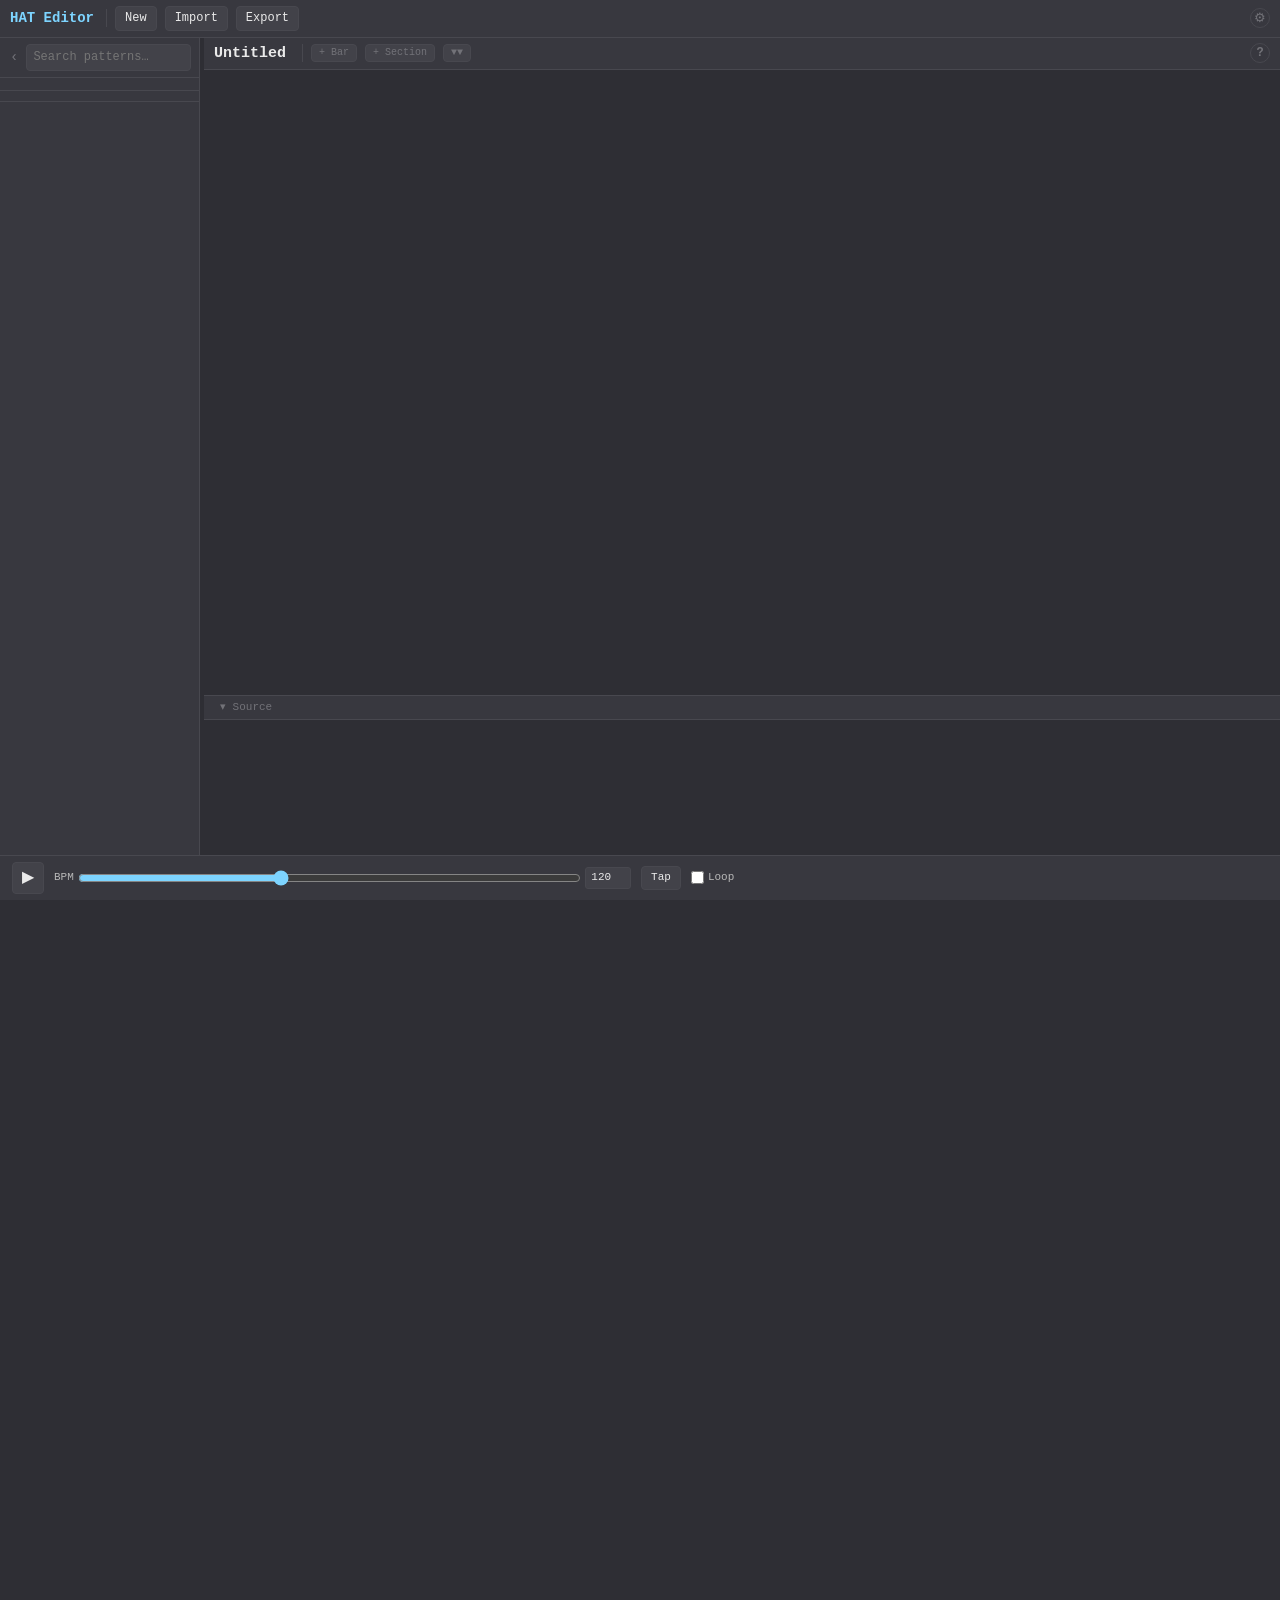
<file: index.html>
<!-- SPDX-License-Identifier: AGPL-3.0-or-later -->
<!DOCTYPE html>
<html lang="en">
<head>
<meta charset="UTF-8">
<meta http-equiv="refresh" content="0; url=src/editor.html">
<title>HAT Editor</title>
</head>
<body>
<a href="src/editor.html">Open HAT Editor</a>
</body>
</html>
</file>
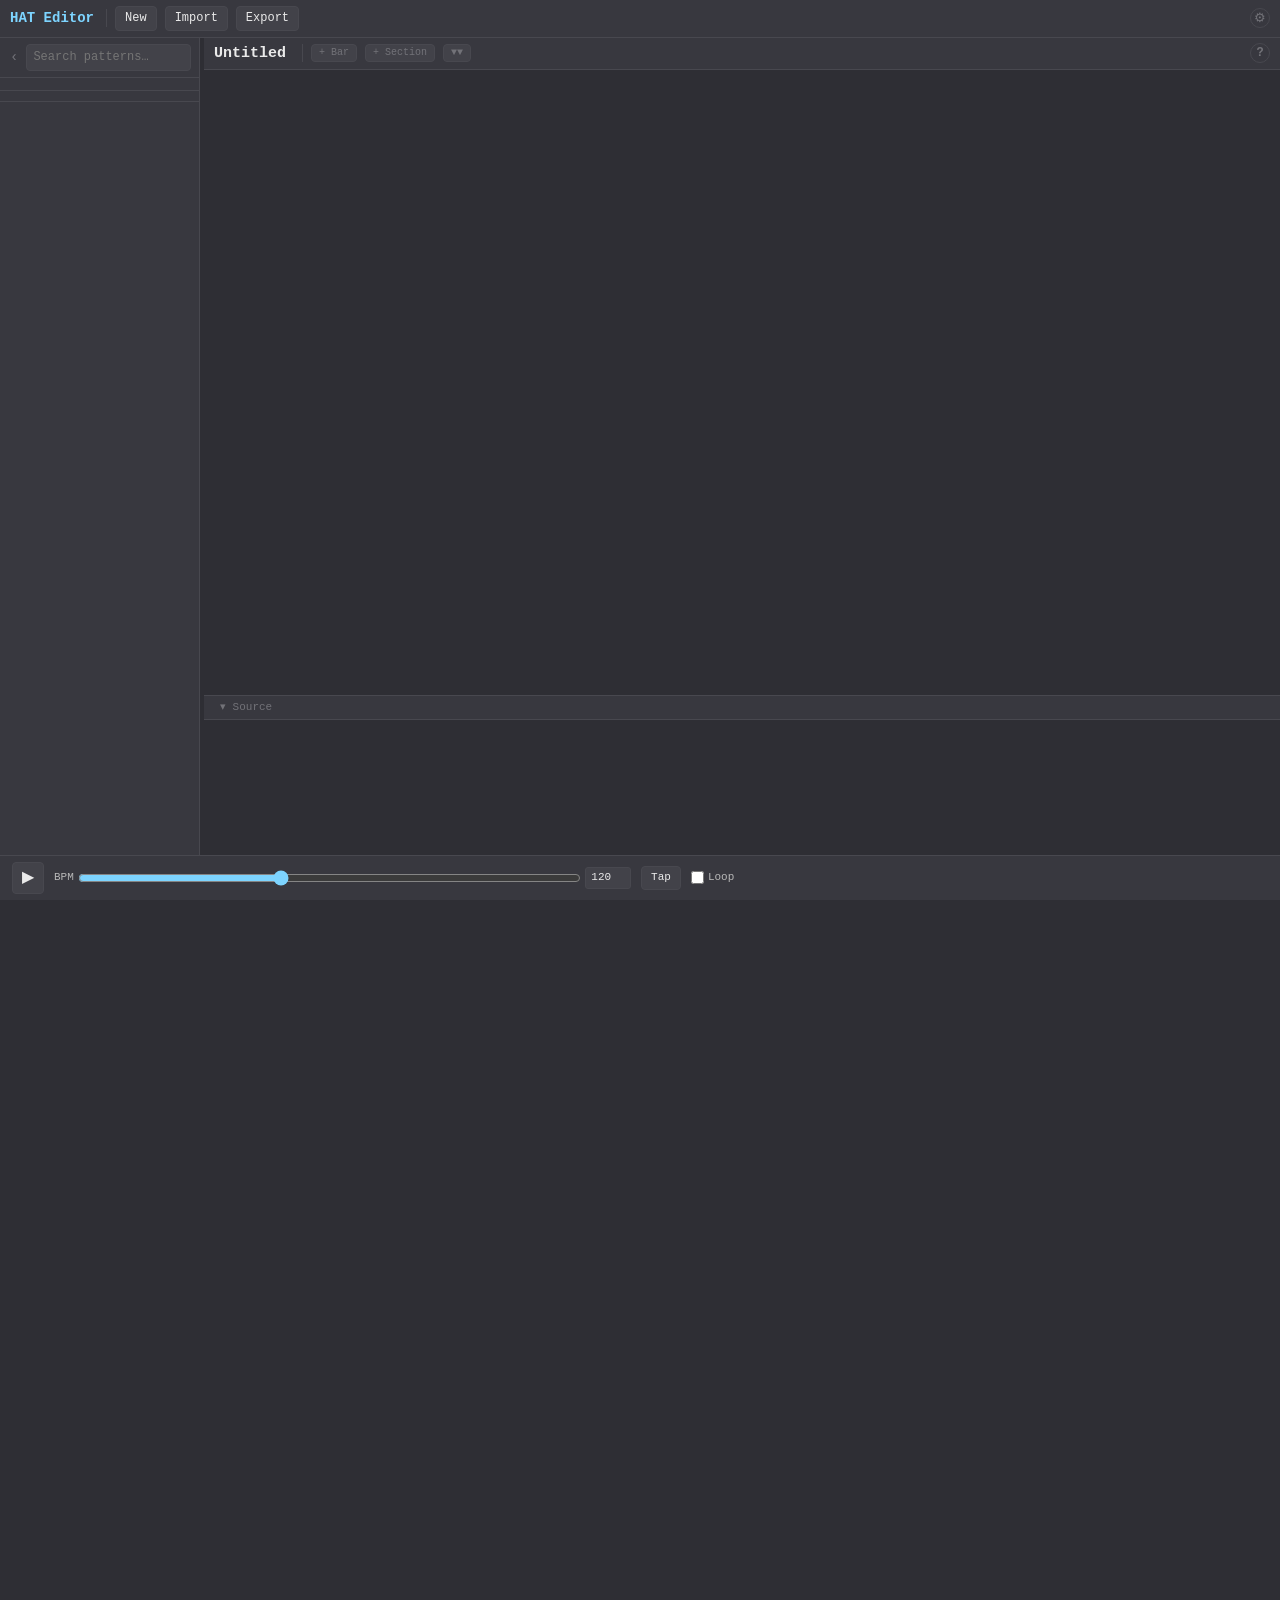
<file: src/index.html>
<!-- SPDX-License-Identifier: AGPL-3.0-or-later -->
<!DOCTYPE html>
<html lang="en">
<head>
<meta charset="UTF-8">
<meta http-equiv="refresh" content="0; url=editor.html">
<title>HAT Editor</title>
</head>
<body>
<a href="editor.html">Open HAT Editor</a>
</body>
</html>
</file>
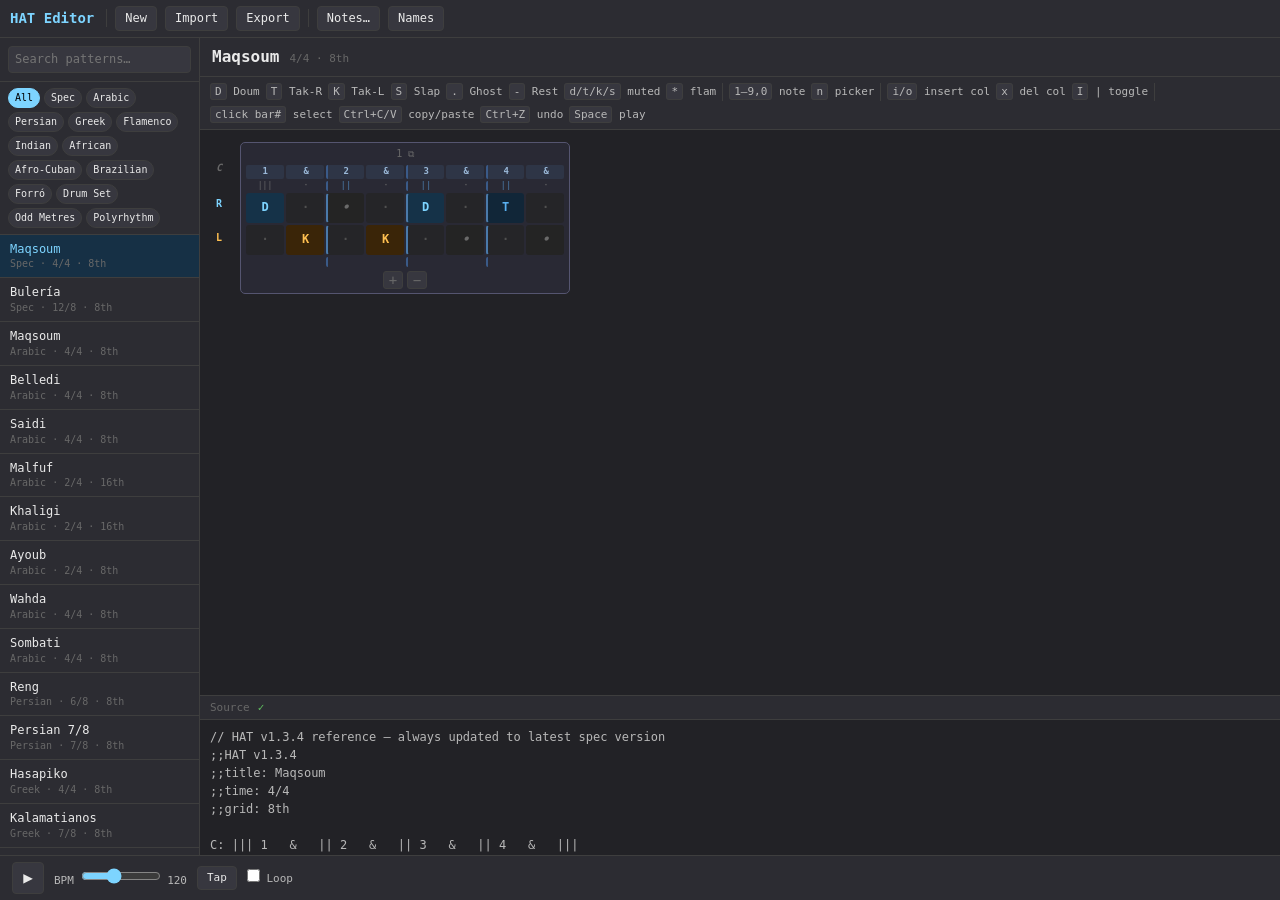
<file: hat-editor.html>
<!-- SPDX-License-Identifier: AGPL-3.0-or-later -->
<!DOCTYPE html>
<html lang="en">
<head>
<meta charset="UTF-8">
<title>HAT Editor</title>
<style>
:root {
  --bg: #222226; --bg2: #2c2c32; --bg3: #37373f; --bg4: #44444e;
  --fg: #eaeaea; --fg2: #b8b8b8; --fg3: #686868;
  --R: #7dd4ff; --Rdim: #3870a8; --Rbg: #163045;
  --L: #ffc050; --Ldim: #8a6020; --Lbg: #3a2808;
  --accent: #7dd4ff; --border: #3e3e3e;
  --hit-D: #7dd4ff; --hit-T: #5ab0f0; --hit-K: #ffc050;
  --hit-S: #d878f8; --hit-rest: #252528; --hit-note: #78e068;
  --cell-w: 38px; --cell-h: 30px; --sub-gap: 4px;
}
* { box-sizing: border-box; margin: 0; padding: 0; }
body { background: var(--bg); color: var(--fg); font: 13px/1.4 'Menlo','Monaco','Consolas',monospace; height: 100vh; display: flex; flex-direction: column; overflow: hidden; }

/* ── Toolbar ── */
#toolbar { display: flex; align-items: center; gap: 8px; padding: 6px 10px; background: var(--bg2); border-bottom: 1px solid var(--border); flex-shrink: 0; }
#toolbar h1 { font-size: 14px; font-weight: 700; color: var(--accent); margin-right: 4px; }
.tb-sep { width: 1px; height: 18px; background: var(--border); }
button { background: var(--bg3); color: var(--fg); border: 1px solid var(--border); border-radius: 4px; padding: 3px 9px; cursor: pointer; font: inherit; font-size: 12px; }
button:hover { background: var(--bg4); }
button.active { background: var(--accent); color: #000; border-color: var(--accent); }
#status { margin-left: auto; color: var(--fg3); font-size: 11px; }

/* ── Main layout ── */
#main { display: flex; flex: 1; overflow: hidden; }

/* ── Sidebar ── */
#sidebar { width: 200px; flex-shrink: 0; background: var(--bg2); border-right: 1px solid var(--border); display: flex; flex-direction: column; overflow: hidden; }
#sidebar-head { padding: 8px; border-bottom: 1px solid var(--border); flex-shrink: 0; }
#search { width: 100%; background: var(--bg3); border: 1px solid var(--border); color: var(--fg); padding: 4px 6px; border-radius: 4px; font: inherit; font-size: 12px; }
#cats { display: flex; flex-wrap: wrap; gap: 4px; padding: 6px 8px; border-bottom: 1px solid var(--border); flex-shrink: 0; }
.cat-pill { font-size: 10px; padding: 2px 6px; border-radius: 10px; background: var(--bg3); border: 1px solid var(--border); cursor: pointer; }
.cat-pill.active { background: var(--accent); color: #000; border-color: var(--accent); }
#pattern-list { flex: 1; overflow-y: auto; }
.pat-item { padding: 6px 10px; cursor: pointer; border-bottom: 1px solid var(--border); font-size: 12px; }
.pat-item:hover { background: var(--bg3); }
.pat-item.active { background: var(--Rbg); color: var(--R); }
.pat-item .pat-meta { color: var(--fg3); font-size: 10px; }

/* ── Editor area ── */
#editor { flex: 1; display: flex; flex-direction: column; overflow: hidden; }
#card-head { padding: 8px 12px; background: var(--bg2); border-bottom: 1px solid var(--border); flex-shrink: 0; display: flex; align-items: baseline; gap: 10px; }
#card-title { font-size: 16px; font-weight: 700; }
#card-meta { color: var(--fg3); font-size: 11px; }
#edit-toolbar { display: flex; gap: 6px; padding: 6px 10px; background: var(--bg2); border-bottom: 1px solid var(--border); flex-shrink: 0; flex-wrap: wrap; align-items: center; }
.key-hint { font-size: 11px; color: var(--fg2); }
.key-hint kbd { background: var(--bg3); border: 1px solid var(--border); border-radius: 3px; padding: 1px 4px; font: inherit; }

/* ── Grid scroll ── */
#grid-scroll { flex: 1; overflow: auto; padding: 12px; }
#grid-wrap { display: flex; flex-direction: column; gap: 16px; }

/* ── HAT grid ── */
.hat-section { }
.section-label { font-size: 11px; color: var(--fg3); margin-bottom: 6px; text-transform: uppercase; letter-spacing: 0.05em; }
/* Bars sit in a flex row; large gap between bar boxes (bars are the primary structure) */
.hat-grid { display: flex; gap: 14px; align-items: flex-start; }
/* bar = a visible box — the primary structural unit */
.bar-block { display: flex; flex-direction: column; gap: 2px; background: #292934; border: 1px solid #555570; border-radius: 5px; padding: 4px 5px; }
.bar-num { font-size: 10px; color: var(--fg3); text-align: center; padding-bottom: 2px; }

/* bar-rows: flat flex-column containing all rows for one bar */
.bar-rows { display: flex; flex-direction: column; gap: 2px; }

/* Hand rows — flat flex rows, no gap (margin handles spacing) */
.row-R, .row-L { display: flex; }
.row-label { width: 14px; font-size: 10px; font-weight: 700; display: flex; align-items: center; justify-content: center; flex-shrink: 0; }
.row-label.R { color: var(--R); }
.row-label.L { color: var(--L); }

/* Cells */
.hat-cell {
  width: var(--cell-w); height: var(--cell-h);
  display: flex; align-items: center; justify-content: center;
  border-radius: 3px; font-size: 12px; font-weight: 700;
  cursor: pointer; user-select: none; transition: background 0.08s;
  border: 1px solid transparent;
}
.hat-cell:hover { border-color: var(--accent) !important; }
.hat-cell.hovered { border-color: var(--accent) !important; outline: 1px solid var(--accent); }
.hat-cell.playing { outline: 2px solid #fffc; outline-offset: 1px; }

/* Reserve separator space on ALL non-first cells in a bar — prevents dimension shift on toggle.
   2px margin + 2px border = 4px total reserved; toggling only changes border color/style. */
.bar-rows .count-row > *:not(:first-child),
.bar-rows .subdiv-row > *:not(:first-child),
.bar-rows .row-R > *:not(:first-child),
.bar-rows .row-L > *:not(:first-child),
.bar-rows .colsel-row > *:not(:first-child) {
  margin-left: 2px; border-left: 2px solid transparent;
}
/* Beat boundary (||) — solid, slightly thicker than sub-group line */
.bar-rows .hat-cell.beat-start     { border-left: 2px solid #4a7aaa !important; }
.bar-rows .subdiv-btn.beat-start   { border-left: 2px solid #3a5a88; }
.bar-rows .count-cell.beat-start   { border-left: 2px solid #3a5a88; }
.bar-rows .colsel-cell.beat-start  { border-left: 2px solid #3a5a88; }
/* Sub-group boundary (|) — dashed, same width (stable layout) */
.bar-rows .hat-cell.sub-start      { border-left: 2px dashed #454560 !important; }
.bar-rows .subdiv-btn.sub-start    { border-left: 2px dashed #3c3c58; }
.bar-rows .count-cell.sub-start    { border-left: 2px dashed #3c3c58; }
.bar-rows .colsel-cell.sub-start   { border-left: 2px dashed #3c3c58; }

/* Cell type colors — vivid */
.k-rest  { background: #252528; color: #505050; }
.k-D     { background: #153248; color: #7dd4ff; }
.k-T     { background: #112638; color: #5ab0f0; }
.k-K     { background: #3a2508; color: #ffc050; }
.k-S     { background: #2e1040; color: #d878f8; }
.k-ghost { background: #242424; color: #6a6a6a; font-style: italic; }
.k-note  { background: #122612; color: #78e068; }
/* Muted — same hue, halved brightness */
.k-d { background: #153248; color: #3d7aa0; }
.k-t { background: #112638; color: #2d6890; }
.k-k { background: #3a2508; color: #887030; }
.k-s { background: #2e1040; color: #703890; }
/* Hand tinting overrides (L-hand Doum = amber tone) */
.hand-L.k-D { background: #3a2508; color: #ffc050; }

/* ── Source panel ── */
#source-wrap { border-top: 1px solid var(--border); flex-shrink: 0; display: flex; flex-direction: column; height: 160px; }
#source-head { padding: 4px 10px; background: var(--bg2); border-bottom: 1px solid var(--border); font-size: 11px; color: var(--fg3); display: flex; gap: 8px; align-items: center; }
#source { flex: 1; background: var(--bg); color: var(--fg2); border: none; outline: none; resize: none; padding: 8px 10px; font: 12px/1.5 'Menlo','Monaco','Consolas',monospace; }

/* ── Transport ── */
#transport { display: flex; align-items: center; gap: 10px; padding: 6px 12px; background: var(--bg2); border-top: 1px solid var(--border); flex-shrink: 0; }
#play-btn { font-size: 16px; width: 32px; height: 32px; padding: 0; }
label { font-size: 11px; color: var(--fg2); }
input[type=range] { width: 80px; accent-color: var(--accent); }
#bpm-val { min-width: 30px; }
#tap-btn { font-size: 11px; }

/* ── Modal / overlay ── */
#overlay { display: none; position: fixed; inset: 0; background: #0008; z-index: 100; align-items: center; justify-content: center; }
#overlay.show { display: flex; }
.modal { background: var(--bg2); border: 1px solid var(--border); border-radius: 8px; padding: 20px; min-width: 300px; }
.modal h2 { margin-bottom: 12px; font-size: 14px; }
.modal textarea { width: 100%; height: 120px; background: var(--bg3); color: var(--fg); border: 1px solid var(--border); padding: 8px; font: inherit; border-radius: 4px; }
.modal-btns { display: flex; gap: 8px; margin-top: 10px; justify-content: flex-end; }

/* Bar & column selection */
.bar-block.bar-selected { border-color: var(--accent) !important; background: #1a2a40; }
.bar-num.bar-selected { color: var(--accent); }
.hat-cell.col-selected { outline: 1px solid #f0a04088; }

/* Count row (C: line display) */
.count-row { display: flex; }
.count-cell {
  width: var(--cell-w); height: 14px; display: flex;
  align-items: center; justify-content: center; font-size: 9px;
  color: var(--fg3); user-select: none; letter-spacing: -0.5px; border-radius: 2px;
}
.count-cell.has-tok { color: #9ab8d8; font-weight: 700; background: rgba(66,104,152,0.18); }
/* C: label in row-label column */
.row-label.C { color: var(--fg3); height: 14px; font-style: italic; }

/* Subdivision toggle dots/pipes — one per cell within a beat-group */
.subdiv-row { display: flex; }
.subdiv-btn {
  width: var(--cell-w); height: 10px; cursor: pointer; display: flex;
  align-items: center; justify-content: center; font-size: 9px;
  color: var(--fg3); user-select: none; border-radius: 2px;
}
.subdiv-btn::after { content: '·'; }
.subdiv-btn.on::after { content: '|'; color: var(--fg2); }
.subdiv-btn.beat-start::after { content: '||'; color: #4a7aaa; }
/* bar-start = first cell in a bar */
.subdiv-btn.bar-start::after { content: '|||'; color: var(--fg3); font-size: 8px; cursor: default; }
.subdiv-btn:not(.bar-start):hover { background: var(--bg4); color: var(--accent); }

/* Column selector strip */
.colsel-row { display: flex; }
.colsel-cell {
  width: var(--cell-w); height: 10px; cursor: pointer; border-radius: 2px;
  background: transparent;
}
.colsel-cell:hover { background: var(--bg4); }
.colsel-cell.col-selected { background: #f0a04044; }

/* Bar +/- controls */
.bar-ctrls { display: flex; justify-content: center; gap: 4px; padding-top: 2px; }
.bar-ctrl-btn {
  font-size: 14px; line-height: 1; width: 20px; height: 18px; padding: 0;
  display: flex; align-items: center; justify-content: center;
  border-radius: 3px; color: var(--fg3);
}
.bar-ctrl-btn:hover { color: var(--accent); border-color: var(--accent); }

/* Note picker popup */
.note-popup {
  position: fixed; z-index: 3000; background: var(--bg2);
  border: 1px solid var(--border); border-radius: 7px;
  padding: 10px; min-width: 200px; box-shadow: 0 8px 32px #0009;
  display: flex; flex-direction: column; gap: 6px;
}
.note-popup-lbl { font-size: 10px; color: var(--fg3); }
.note-popup-grid { display: flex; flex-wrap: wrap; gap: 4px; }
.note-popup-btn {
  font-size: 11px; padding: 3px 8px; border-radius: 4px;
  background: var(--bg3); border: 1px solid var(--border);
  color: var(--hit-note); cursor: pointer; display: flex; align-items: center; gap: 3px;
}
.note-popup-btn:hover { border-color: var(--hit-note); }
.npop-key { font-size: 9px; color: var(--fg3); background: var(--bg4); border-radius: 2px; padding: 0 3px; }
.note-popup-inp {
  width: 100%; padding: 4px 6px; font-size: 12px;
  background: var(--bg3); border: 1px solid var(--border); border-radius: 4px;
  color: var(--fg); outline: none; font: inherit;
}
.note-popup-inp:focus { border-color: var(--accent); }

/* Notes modal */
#notes-overlay { display: none; position: fixed; inset: 0; background: #0008; z-index: 100; align-items: center; justify-content: center; }
#notes-overlay.show { display: flex; }
.notes-row { display: flex; gap: 8px; align-items: center; margin-bottom: 8px; font-size: 12px; }
.notes-row label { color: var(--fg2); width: 110px; flex-shrink: 0; }
.notes-row input { flex: 1; background: var(--bg3); border: 1px solid var(--border); color: var(--fg); padding: 4px 6px; border-radius: 4px; font: inherit; }
.notes-hint { font-size: 10px; color: var(--fg3); margin-bottom: 8px; }

/* scrollbar */
::-webkit-scrollbar { width: 6px; height: 6px; }
::-webkit-scrollbar-track { background: var(--bg); }
::-webkit-scrollbar-thumb { background: var(--bg4); border-radius: 3px; }
</style>
</head>
<body>

<!-- Toolbar -->
<div id="toolbar">
  <h1>HAT Editor</h1>
  <div class="tb-sep"></div>
  <button id="btn-new">New</button>
  <button id="btn-import">Import</button>
  <button id="btn-export">Export</button>
  <div class="tb-sep"></div>
  <button id="btn-notes">Notes…</button>
  <button id="btn-note-mode" title="Toggle between note names and note numbers in cells">Names</button>
  <span id="status"></span>
</div>

<!-- Main -->
<div id="main">
  <!-- Sidebar -->
  <div id="sidebar">
    <div id="sidebar-head">
      <input id="search" type="text" placeholder="Search patterns…">
    </div>
    <div id="cats"></div>
    <div id="pattern-list"></div>
  </div>

  <!-- Editor -->
  <div id="editor">
    <div id="card-head">
      <span id="card-title">Untitled</span>
      <span id="card-meta"></span>
    </div>

    <div id="edit-toolbar">
      <span class="key-hint"><kbd>D</kbd> Doum</span>
      <span class="key-hint"><kbd>T</kbd> Tak-R</span>
      <span class="key-hint"><kbd>K</kbd> Tak-L</span>
      <span class="key-hint"><kbd>S</kbd> Slap</span>
      <span class="key-hint"><kbd>.</kbd> Ghost</span>
      <span class="key-hint"><kbd>-</kbd> Rest</span>
      <span class="key-hint"><kbd>d/t/k/s</kbd> muted</span>
      <span class="key-hint"><kbd>*</kbd> flam</span>
      <div class="tb-sep"></div>
      <span class="key-hint"><kbd>1–9,0</kbd> note</span>
      <span class="key-hint"><kbd>n</kbd> picker</span>
      <div class="tb-sep"></div>
      <span class="key-hint"><kbd>i/o</kbd> insert col</span>
      <span class="key-hint"><kbd>x</kbd> del col</span>
      <span class="key-hint"><kbd>I</kbd> | toggle</span>
      <div class="tb-sep"></div>
      <span class="key-hint"><kbd>click bar#</kbd> select</span>
      <span class="key-hint"><kbd>Ctrl+C/V</kbd> copy/paste</span>
      <span class="key-hint"><kbd>Ctrl+Z</kbd> undo</span>
      <span class="key-hint"><kbd>Space</kbd> play</span>
    </div>

    <div id="grid-scroll">
      <div id="grid-wrap"></div>
    </div>

    <div id="source-wrap">
      <div id="source-head">
        Source <span id="parse-status"></span>
      </div>
      <textarea id="source" spellcheck="false"></textarea>
    </div>
  </div>
</div>

<!-- Transport -->
<div id="transport">
  <button id="play-btn">▶</button>
  <label>BPM <input type="range" id="bpm" min="40" max="240" value="120"> <span id="bpm-val">120</span></label>
  <button id="tap-btn">Tap</button>
  <label><input type="checkbox" id="loop-chk"> Loop</label>
</div>

<!-- Notes overlay -->
<div id="notes-overlay">
  <div class="modal">
    <h2>Notes &amp; Note Numbers</h2>
    <p class="notes-hint">Space-separated. e.g. notes: D4 F4 A4 — note-numbers: 1 2 3<br>Keys 1–9, 0 select notes by index. Hold key + drag to paint.</p>
    <div class="notes-row"><label>;;notes:</label><input id="notes-input" placeholder="e.g. D4 F4 A4 C5"></div>
    <div class="notes-row"><label>;;note-numbers:</label><input id="note-numbers-input" placeholder="e.g. 1 2 3 4 (optional)"></div>
    <div class="modal-btns">
      <button id="notes-cancel">Cancel</button>
      <button id="notes-ok">Apply</button>
    </div>
  </div>
</div>

<!-- Import overlay -->
<div id="overlay">
  <div class="modal">
    <h2>Import HAT</h2>
    <textarea id="import-text" placeholder="Paste HAT tablature here…"></textarea>
    <div class="modal-btns">
      <button id="import-cancel">Cancel</button>
      <button id="import-ok">Import</button>
    </div>
  </div>
</div>

<script>
'use strict';

// ─────────────────────────────────────────────
//  HAT PARSER  (flat cols model, v1.3.4 + legacy)
// ─────────────────────────────────────────────
// col = { R:{hit,mod}, L:{hit,mod}, beatStart:bool, sub:bool, countTok:string|null }
// beatStart=true → col opens a new || beat group
// sub=true       → col opens a visual | sub-group (within a beat)

const HIT_SYMS = new Set(['D','T','K','S','d','t','k','s','•','-']);
const FIELD_DIGIT_KEYS = ['1','2','3','4','5','6','7','8','9','0'];
const FIELD_LETTER_KEYS = ['q','w','e','r','z','u','p','a','f','g','h','j','l'];

function parseHAT(text) {
  const lines = text.replace(/\r\n/g,'\n').split('\n');
  const meta = {}, noteMap = {};
  let Rlines=[], Llines=[], Clines=[], sections=[], curSection=null;
  let version134 = false; // default: legacy (v1.3.3) — v1.3.4 only if header found

  for (const raw of lines) {
    const line = raw.trim();
    if (!line || line.startsWith('//')) continue;
    if (line.startsWith(';;')) {
      const m = line.match(/^;;([^:]+):\s*(.*)$/);
      if (m) {
        const k=m[1].trim().toLowerCase(), v=m[2].trim();
        if (k==='hat') {
          const vm=v.match(/^v(\d+)\.(\d+)(?:\.(\d+))?/i);
          if (vm) { const [maj,min,pat]=[+vm[1],+vm[2],+(vm[3]||0)]; version134=maj>1||(maj===1&&(min>3||(min===3&&pat>=4))); }
          meta[k]=v;
        } else if (k==='section') {
          curSection={label:v,Rlines:[],Llines:[],Clines:[]};
          sections.push(curSection);
        } else meta[k]=v;
      } else {
        // bare version line: ;;HAT v1.3.4
        const vm=line.match(/^;;HAT\s+v(\d+)\.(\d+)(?:\.(\d+))?/i);
        if (vm) { const [maj,min,pat]=[+vm[1],+vm[2],+(vm[3]||0)]; version134=maj>1||(maj===1&&(min>3||(min===3&&pat>=4))); }
      }
      continue;
    }
    const rm=/^R\s*:/i.test(line), lm=/^L\s*:/i.test(line), cm=/^C\s*:/i.test(line);
    if (rm||lm||cm) {
      const c=line.replace(/^[RLC]\s*:/i,'').trim();
      if (curSection) { if(rm)curSection.Rlines.push(c); else if(lm)curSection.Llines.push(c); else curSection.Clines.push(c); }
      else { if(rm)Rlines.push(c); else if(lm)Llines.push(c); else Clines.push(c); }
    }
  }

  // Note-number map
  if (meta.notes && !meta['note-numbers']) {
    meta._noteNames = meta.notes.trim().split(/\s+/);
  } else if (meta.notes || meta['note-numbers']) {
    if (!meta.notes || !meta['note-numbers'])
      return { ok:false, error:';;notes: and ;;note-numbers: must both be present.' };
    const names=meta.notes.trim().split(/\s+/), nums=meta['note-numbers'].trim().split(/\s+/);
    if (names.length!==nums.length)
      return { ok:false, error:';;notes: and ;;note-numbers: must have equal entry counts.' };
    const seen=new Set();
    for (let i=0;i<nums.length;i++) {
      const n=nums[i];
      if (!/^\d{1,3}$/.test(n)||(n.length>1&&n[0]==='0')) return { ok:false, error:`Invalid note number: "${n}"` };
      if (seen.has(n)) return { ok:false, error:`Duplicate note number: ${n}` };
      seen.add(n); noteMap[n]=names[i];
    }
    meta._noteMap=noteMap; meta._noteNames=names.slice();
  }

  if (!sections.length) sections=[{label:'',Rlines,Llines,Clines}];

  const parsedSections=[], colCoords=[], allCols=[];
  for (let si=0;si<sections.length;si++) {
    const sec=sections[si];
    const cText=sec.Clines.length?sec.Clines.join(' '):null;
    const bars=version134
      ? parseBars134(sec.Rlines.join(' '),sec.Llines.join(' '),cText,noteMap)
      : parseBarsLegacy(sec.Rlines.join(' '),sec.Llines.join(' '),noteMap);
    if (bars.error) return { ok:false, error:bars.error };
    parsedSections.push({label:sec.label,bars:bars.result});
    for (let bi=0;bi<bars.result.length;bi++)
      for (let ci=0;ci<bars.result[bi].cols.length;ci++) {
        allCols.push(bars.result[bi].cols[ci]);
        colCoords.push({sec:si,bar:bi,col:ci});
      }
  }
  return { ok:true, meta, version134, sections:parsedSections, cols:allCols, colCoords };
}

// ── v1.3.4 split helpers (||| = bar, || = beat, | = visual) ──────────────

function splitBars134(t) {
  return t.replace(/^\s*\|{3}\s*/,'').replace(/\s*\|{3}\s*$/,'')
           .split(/\s*\|{3}\s*/).filter(s=>s.trim());
}
function splitBeats134(t) {
  const s=t.replace(/\|{3}/g,'\x00');
  return s.replace(/^\s*\|{2}\s*/,'').replace(/\s*\|{2}\s*$/,'')
           .split(/\s*\|{2}\s*/).map(b=>b.replace(/\x00/g,'|||').trim()).filter(Boolean);
}
function splitSubgroups134(t) {
  const s=t.replace(/\|{3}/g,'\x00').replace(/\|{2}/g,'\x01');
  return s.split('|').map(p=>p.replace(/\x00/g,'|||').replace(/\x01/g,'||').trim()).filter(Boolean);
}

function parseBars134(rText, lText, cText, noteMap) {
  const rBars=splitBars134(rText), lBars=splitBars134(lText);
  if (rBars.length!==lBars.length)
    return { error:`R/L bar count mismatch (${rBars.length} vs ${lBars.length})` };
  const cBars=cText?splitBars134(cText):null;
  if (cBars&&cBars.length!==rBars.length)
    return { error:`C:/R: bar count mismatch` };

  const result=[];
  for (let bi=0;bi<rBars.length;bi++) {
    const rBeats=splitBeats134(rBars[bi]), lBeats=splitBeats134(lBars[bi]);
    if (rBeats.length!==lBeats.length)
      return { error:`Bar ${bi+1}: R/L beat count mismatch` };
    const cBeats=cBars?splitBeats134(cBars[bi]):null;
    if (cBeats&&cBeats.length!==rBeats.length)
      return { error:`Bar ${bi+1}: C:/R: beat count mismatch` };

    const cols=[];
    for (let bti=0;bti<rBeats.length;bti++) {
      // Track | sub-group starts from R line
      const rSgs=splitSubgroups134(rBeats[bti]);
      const rSubStarts=new Set(), rToks=[];
      for (let sgi=0;sgi<rSgs.length;sgi++) {
        const toks=tokenize(rSgs[sgi]);
        if (sgi>0&&toks.length) rSubStarts.add(rToks.length);
        rToks.push(...toks);
      }
      const lToks=tokenize(lBeats[bti].replace(/\|/g,' '));
      if (rToks.length!==lToks.length)
        return { error:`Bar ${bi+1} beat ${bti+1}: R(${rToks.length}) vs L(${lToks.length}) mismatch` };

      const cBeatToks=cBeats?tokenize(cBeats[bti].replace(/\|/g,' ')):null;
      if (cBeatToks&&cBeatToks.length!==rToks.length)
        return { error:`Bar ${bi+1} beat ${bti+1}: C:(${cBeatToks.length}) vs R:(${rToks.length}) mismatch` };
      if (cBeatToks) {
        for (const tok of cBeatToks)
          if (tok!=='e'&&tok!=='&'&&tok!=='a'&&!/^\d+$/.test(tok))
            return { error:`Invalid count token: "${tok}"` };
      }

      for (let ci=0;ci<rToks.length;ci++) {
        const R=parseCell(rToks[ci],noteMap,`B${bi+1}bt${bti+1}c${ci+1}R`);
        const L=parseCell(lToks[ci],noteMap,`B${bi+1}bt${bti+1}c${ci+1}L`);
        if (R.error) return { error:R.error };
        if (L.error) return { error:L.error };
        cols.push({R:R.cell,L:L.cell,beatStart:bti>0&&ci===0,sub:rSubStarts.has(ci),countTok:cBeatToks?cBeatToks[ci]:null});
      }
    }
    result.push({cols});
  }
  return { result };
}

// ── Legacy parser (v1.3.3: || = bar, | = subdivision) ────────────────────

function parseBarsLegacy(rText, lText, noteMap) {
  const rBars=splitBarsLegacy(rText), lBars=splitBarsLegacy(lText);
  if (rBars.length!==lBars.length)
    return { error:`R/L bar count mismatch (${rBars.length} vs ${lBars.length})` };
  const result=[];
  for (let bi=0;bi<rBars.length;bi++) {
    const rSubs=splitSubsLegacy(rBars[bi]), lSubs=splitSubsLegacy(lBars[bi]);
    if (rSubs.length!==lSubs.length)
      return { error:`Bar ${bi+1}: R/L subdivision count mismatch` };
    const cols=[];
    for (let si=0;si<rSubs.length;si++) {
      const rt=tokenize(rSubs[si]), lt=tokenize(lSubs[si]);
      if (rt.length!==lt.length)
        return { error:`Bar ${bi+1} sub ${si+1}: R(${rt.length}) vs L(${lt.length}) token mismatch` };
      for (let ci=0;ci<rt.length;ci++) {
        const R=parseCell(rt[ci],noteMap,`B${bi+1}S${si+1}C${ci+1}R`);
        const L=parseCell(lt[ci],noteMap,`B${bi+1}S${si+1}C${ci+1}L`);
        if (R.error) return { error:R.error };
        if (L.error) return { error:L.error };
        cols.push({R:R.cell,L:L.cell,beatStart:false,sub:si>0&&ci===0,countTok:null});
      }
    }
    result.push({cols});
  }
  return { result };
}
function splitBarsLegacy(t) {
  return t.replace(/^\s*\|\|\s*/,'').replace(/\s*\|\|\s*$/,'').split(/\s*\|\|\s*/).filter(s=>s.trim());
}
function splitSubsLegacy(t) {
  return t.replace(/\|\|/g,'\x00').split(/\s*(?<!\x00)\|(?!\x00)\s*/)
           .map(s=>s.replace(/\x00/g,'||').trim()).filter(Boolean);
}
function tokenize(t) { return t.trim().split(/\s+/).filter(Boolean); }

function parseCell(tok, noteMap, ctx) {
  if (!tok) return { error:`${ctx}: empty token` };
  let mod=null, t=tok;
  if (t.endsWith('*'))  { mod='*'; t=t.slice(0,-1); }
  if (t.startsWith('*')){ mod='*'; t=t.slice(1); }
  if (/^\d+$/.test(t)) {
    if (!Object.keys(noteMap).length) return { error:`${ctx}: numeric token but no ;;note-numbers:` };
    if (t.length>1&&t[0]==='0') return { error:`${ctx}: leading zero in note number` };
    const name=noteMap[t]; if (!name) return { error:`${ctx}: note number "${t}" unknown` };
    return { cell:{hit:name, mod} };
  }
  return { cell:{hit:t, mod} };
}

// ─────────────────────────────────────────────
//  SERIALIZER
// ─────────────────────────────────────────────

function serializeHAT(meta, sections) {
  const lines=[';;HAT v1.3.4'], skip=new Set(['_noteMap','_noteNames']);
  const order=['title','time','grid','tempo','subdivision','notes','note-numbers'];
  const written=new Set();
  for (const k of order) if (meta[k]!==undefined&&!skip.has(k)&&!k.startsWith('_')) { lines.push(`;;${k}: ${meta[k]}`); written.add(k); }
  for (const k of Object.keys(meta)) if (!written.has(k)&&!skip.has(k)&&!k.startsWith('_')&&k!=='hat') lines.push(`;;${k}: ${meta[k]}`);
  lines.push('');
  for (const sec of sections) {
    if (sec.label) { lines.push(`;;section: ${sec.label}`, ''); }
    const rParts=[], lParts=[], cParts=[];
    // Only emit C: line if every single column in this section has a countTok
    // (partial C: lines would produce '·' placeholders that fail re-parsing)
    const hasCLine = sec.bars.every(bar=>bar.cols.every(col=>!!col.countTok));
    for (const bar of sec.bars) {
      // Group cols into beats, then into sub-groups within each beat
      const beats=[];
      let curBeat=[];
      for (const col of bar.cols) {
        if (col.beatStart&&curBeat.length>0) { beats.push(curBeat); curBeat=[]; }
        curBeat.push(col);
      }
      if (curBeat.length) beats.push(curBeat);
      if (!beats.length) beats.push([]);

      const rBeat=[], lBeat=[], cBeat=[];
      for (const beat of beats) {
        const rSg=[[]], lSg=[[]], cSg=[[]];
        for (const col of beat) {
          if (col.sub&&rSg[rSg.length-1].length>0) { rSg.push([]); lSg.push([]); cSg.push([]); }
          rSg[rSg.length-1].push(fmtCell(col.R));
          lSg[lSg.length-1].push(fmtCell(col.L));
          cSg[cSg.length-1].push(col.countTok||'·');
        }
        rBeat.push(rSg.map(g=>g.join(' ')).join(' | '));
        lBeat.push(lSg.map(g=>g.join(' ')).join(' | '));
        cBeat.push(cSg.map(g=>g.join(' ')).join(' | '));
      }
      rParts.push('||| '+rBeat.join(' || '));
      lParts.push('||| '+lBeat.join(' || '));
      cParts.push('||| '+cBeat.join(' || '));
    }
    if (hasCLine) lines.push('C: '+cParts.join(' ')+' |||');
    lines.push('R: '+rParts.join(' ')+' |||');
    lines.push('L: '+lParts.join(' ')+' |||');
  }
  return lines.join('\n');
}
function fmtCell(c) { if (!c||c.hit==='-') return '-  '; return (c.hit+(c.mod||'')).padEnd(3); }

// ─────────────────────────────────────────────
//  BUILT-IN PATTERNS
// ─────────────────────────────────────────────

const PATTERNS = [
  // ── Spec reference patterns — always kept at the latest HAT version ──────
  { cat:'Spec', name:'Maqsoum',         time:'4/4', grid:'8th', hat:
`// HAT v1.3.4 reference — always updated to latest spec version\n;;HAT v1.3.4\n;;title: Maqsoum\n;;time: 4/4\n;;grid: 8th\n\nC: ||| 1   &   || 2   &   || 3   &   || 4   &   |||\nR: ||| D   -   || •   -   || D   -   || T   -   |||\nL: ||| -   K   || -   K   || -   •   || -   •   |||` },
  { cat:'Spec', name:'Bulería',         time:'12/8', grid:'8th', hat:
`// HAT v1.3.4 reference — always updated to latest spec version\n;;HAT v1.3.4\n;;title: Bulería\n;;time: 12/8\n;;grid: 8th\n;;subdivision: 3+3+2+2+2\n\nC: ||| 1   e   &   || 2   e   &   || 3   &   || 4   &   || 5   &   |||\nR: ||| D   -   •   || T   -   •   || D   -   || T   -   || D   -   |||\nL: ||| -   •   -   || -   •   -   || -   •   || -   •   || -   •   |||` },
  // ────────────────────────────────────────────────────────────────────────
  { cat:'Arabic', name:'Maqsoum',       time:'4/4', grid:'8th', hat:
`;;title: Maqsoum\n;;time: 4/4\n;;grid: 8th\n\nR: || D  | -  | •  | -  | D  | -  | T  | -  ||\nL: || -  | K  | -  | K  | -  | •  | -  | •  ||` },
  { cat:'Arabic', name:'Belledi',        time:'4/4', grid:'8th', hat:
`;;title: Belledi\n;;time: 4/4\n;;grid: 8th\n\nR: || D  | -  | •  | -  | D  | -  | T  | -  ||\nL: || -  | D  | -  | K  | -  | •  | -  | •  ||` },
  { cat:'Arabic', name:'Saidi',          time:'4/4', grid:'8th', hat:
`;;title: Saidi\n;;time: 4/4\n;;grid: 8th\n\nR: || D  | -  | T  | -  | D  | -  | T  | -  ||\nL: || -  | •  | -  | D  | -  | •  | -  | •  ||` },
  { cat:'Arabic', name:'Malfuf',         time:'2/4', grid:'16th', hat:
`;;title: Malfuf\n;;time: 2/4\n;;grid: 16th\n\nR: || D - • - | • - T - ||\nL: || - • - K | - • - • ||` },
  { cat:'Arabic', name:'Khaligi',        time:'2/4', grid:'16th', hat:
`;;title: Khaligi\n;;time: 2/4\n;;grid: 16th\n\nR: || D - • - | • - T - ||\nL: || - • - D | - • - • ||` },
  { cat:'Arabic', name:'Ayoub',          time:'2/4', grid:'8th', hat:
`;;title: Ayoub\n;;time: 2/4\n;;grid: 8th\n\nR: || D | - | T | - ||\nL: || - | • | - | D ||` },
  { cat:'Arabic', name:'Wahda',          time:'4/4', grid:'8th', hat:
`;;title: Wahda\n;;time: 4/4\n;;grid: 8th\n\nR: || D  | -  | •  | -  | •  | -  | T  | -  ||\nL: || -  | •  | -  | K  | -  | •  | -  | •  ||` },
  { cat:'Arabic', name:'Sombati',        time:'4/4', grid:'8th', hat:
`;;title: Sombati\n;;time: 4/4\n;;grid: 8th\n\nR: || D  | -  | T  | -  | •  | -  | D  | -  ||\nL: || -  | •  | -  | •  | -  | K  | -  | •  ||` },
  { cat:'Persian', name:'Reng',          time:'6/8', grid:'8th', hat:
`;;title: Reng\n;;time: 6/8\n;;grid: 8th\n\nR: || D | - | T | - | • | - ||\nL: || - | • | - | D | - | K ||` },
  { cat:'Persian', name:'Persian 7/8',   time:'7/8', grid:'8th', hat:
`;;title: Persian 7/8\n;;time: 7/8\n;;grid: 8th\n;;subdivision: 3+2+2\n\nR: || D - • | T - | T - ||\nL: || - • - | - • | - • ||` },
  { cat:'Greek', name:'Hasapiko',        time:'4/4', grid:'8th', hat:
`;;title: Hasapiko\n;;time: 4/4\n;;grid: 8th\n\nR: || D  | -  | T  | -  | D  | -  | T  | -  ||\nL: || -  | •  | -  | •  | -  | •  | -  | •  ||` },
  { cat:'Greek', name:'Kalamatianos',    time:'7/8', grid:'8th', hat:
`;;title: Kalamatianos\n;;time: 7/8\n;;grid: 8th\n;;subdivision: 3+2+2\n\nR: || D - • | T - | T - ||\nL: || - • - | - • | - • ||` },
  { cat:'Greek', name:'Zeybekiko',       time:'9/8', grid:'8th', hat:
`;;title: Zeybekiko\n;;time: 9/8\n;;grid: 8th\n;;subdivision: 2+2+2+3\n\nR: || D - | T - | D - | T - • ||\nL: || - • | - • | - • | - • - ||` },
  { cat:'Flamenco', name:'Rumba Flamenca', time:'4/4', grid:'8th', hat:
`;;title: Rumba Flamenca\n;;time: 4/4\n;;grid: 8th\n\nR: || D  | -  | T  | -  | D  | -  | •  | -  ||\nL: || -  | •  | -  | •  | -  | K  | -  | K  ||` },
  { cat:'Flamenco', name:'Tangos Flamencos', time:'4/4', grid:'8th', hat:
`;;title: Tangos Flamencos\n;;time: 4/4\n;;grid: 8th\n\nR: || •  | -  | D  | -  | •  | -  | D  | -  ||\nL: || -  | K  | -  | K  | -  | K  | -  | K  ||` },
  { cat:'Flamenco', name:'Bulería',      time:'12/8', grid:'8th', hat:
`;;title: Bulería\n;;time: 12/8\n;;grid: 8th\n;;subdivision: 3+3+2+2+2\n\nR: || D - • | T - • | D - | T - | D - ||\nL: || - • - | - • - | - • | - • | - • ||` },
  { cat:'Indian', name:'Teentaal',       time:'16/4', grid:'4th', hat:
`;;title: Teentaal\n;;time: 16/4\n;;grid: 4th\n;;subdivision: 4+4+4+4\n\nR: || D | T | T | D || D | T | T | D || • | T | T | D || D | T | T | D ||\nL: || - | • | • | - || - | • | • | - || - | • | • | - || - | • | • | - ||` },
  { cat:'Indian', name:'Keherwa',        time:'8/4', grid:'4th', hat:
`;;title: Keherwa\n;;time: 8/4\n;;grid: 4th\n;;subdivision: 4+4\n\nR: || D  | -  | •  | -  || D  | -  | T  | -  ||\nL: || -  | K  | -  | •  || -  | K  | -  | •  ||` },
  { cat:'Indian', name:'Dadra',          time:'6/4', grid:'4th', hat:
`;;title: Dadra\n;;time: 6/4\n;;grid: 4th\n;;subdivision: 3+3\n\nR: || D  | -  | •  || -  | T  | -  ||\nL: || -  | K  | -  || D  | -  | •  ||` },
  { cat:'Indian', name:'Rupak',          time:'7/4', grid:'4th', hat:
`;;title: Rupak\n;;time: 7/4\n;;grid: 4th\n;;subdivision: 3+2+2\n\nR: || T  | -  | •  || -  | T  || -  | T  ||\nL: || -  | K  | -  || D  | -  || D  | -  ||` },
  { cat:'African', name:'West African 6/8', time:'6/8', grid:'8th', hat:
`;;title: West African 6/8\n;;time: 6/8\n;;grid: 8th\n\nR: || D | - | T | - | • | - ||\nL: || - | • | - | D | - | K ||` },
  { cat:'African', name:'Kuku',          time:'4/4', grid:'8th', hat:
`;;title: Kuku\n;;time: 4/4\n;;grid: 8th\n\nR: || D  | -  | T  | -  | D  | -  | T  | -  ||\nL: || -  | K  | -  | •  | -  | K  | -  | •  ||` },
  { cat:'African', name:'Gnawa',         time:'6/8', grid:'8th', hat:
`;;title: Gnawa\n;;time: 6/8\n;;grid: 8th\n\nR: || D | - | T | D | - | T ||\nL: || - | • | - | - | • | - ||` },
  { cat:'African', name:'Chaabi',        time:'4/4', grid:'8th', hat:
`;;title: Chaabi\n;;time: 4/4\n;;grid: 8th\n\nR: || D  | -  | T  | -  | D  | T  | T  | -  ||\nL: || -  | K  | -  | K  | -  | -  | -  | K  ||` },
  { cat:'Afro-Cuban', name:'Son Clave 3-2', time:'4/4', grid:'8th', hat:
`;;title: Son Clave 3-2\n;;time: 4/4\n;;grid: 8th\n\nR: || D  | -  | •  | -  | •  | -  | D  | -  || •  | -  | T  | -  | T  | -  | •  | -  ||\nL: || -  | •  | -  | D  | -  | •  | -  | •  || -  | •  | -  | •  | -  | •  | -  | •  ||` },
  { cat:'Afro-Cuban', name:'Rumba Clave 3-2', time:'4/4', grid:'8th', hat:
`;;title: Rumba Clave 3-2\n;;time: 4/4\n;;grid: 8th\n\nR: || D  | -  | •  | -  | •  | -  | •  | -  || D  | -  | T  | -  | T  | -  | •  | -  ||\nL: || -  | •  | -  | D  | -  | •  | -  | D  || -  | •  | -  | •  | -  | •  | -  | •  ||` },
  { cat:'Afro-Cuban', name:'Bembé',      time:'12/8', grid:'8th', hat:
`;;title: Bembé\n;;time: 12/8\n;;grid: 8th\n\nR: || D | - | T | - | T | - || • | - | • | - | • | - ||\nL: || - | • | - | • | - | D || - | K | - | K | - | K ||` },
  { cat:'Afro-Cuban', name:'Tumbao',     time:'4/4', grid:'8th', hat:
`;;title: Tumbao\n;;time: 4/4\n;;grid: 8th\n\nR: || •  | -  | T  | -  | D  | -  | •  | -  ||\nL: || -  | •  | -  | K  | -  | •  | -  | D  ||` },
  { cat:'Brazilian', name:'Samba',       time:'2/4', grid:'16th', hat:
`;;title: Samba\n;;time: 2/4\n;;grid: 16th\n\nR: || D - T - | • - D - ||\nL: || - • - • | - K - K ||` },
  { cat:'Brazilian', name:'Bossa Nova',  time:'4/4', grid:'8th', hat:
`;;title: Bossa Nova\n;;time: 4/4\n;;grid: 8th\n\nR: || D  | -  | •  | -  | T  | -  | •  | -  ||\nL: || -  | •  | -  | K  | -  | •  | -  | K  ||` },
  { cat:'Brazilian', name:'Baião',       time:'2/4', grid:'16th', hat:
`;;title: Baião\n;;time: 2/4\n;;grid: 16th\n\nR: || D - • - | • - T - ||\nL: || - • - D | - • - • ||` },
  { cat:'Brazilian', name:'Partido Alto', time:'4/4', grid:'8th', hat:
`;;title: Partido Alto\n;;time: 4/4\n;;grid: 8th\n\nR: || •  | -  | T  | -  | D  | -  | T  | -  ||\nL: || -  | D  | -  | K  | -  | K  | -  | •  ||` },
  { cat:'Forró', name:'Xote',            time:'4/4', grid:'8th', hat:
`;;title: Xote\n;;time: 4/4\n;;grid: 8th\n\nR: || D  | -  | T  | -  | D  | -  | T  | -  ||\nL: || -  | •  | -  | •  | -  | •  | -  | K  ||` },
  { cat:'Forró', name:'Arrasta-pé',      time:'2/4', grid:'16th', hat:
`;;title: Arrasta-pé\n;;time: 2/4\n;;grid: 16th\n\nR: || D - • - | D - • - ||\nL: || - D - K | - D - K ||` },
  { cat:'Forró', name:'Coco',            time:'2/4', grid:'16th', hat:
`;;title: Coco\n;;time: 2/4\n;;grid: 16th\n\nR: || D - T - | D - • - ||\nL: || - • - • | - K - K ||` },
  { cat:'Forró', name:'Xaxado',          time:'2/4', grid:'8th', hat:
`;;title: Xaxado\n;;time: 2/4\n;;grid: 8th\n\nR: || D | - | D | - ||\nL: || - | K | - | K ||` },
  { cat:'Forró', name:'Quadrilha',       time:'2/4', grid:'8th', hat:
`;;title: Quadrilha\n;;time: 2/4\n;;grid: 8th\n\nR: || D | - | T | - ||\nL: || - | K | - | K ||` },
  { cat:'Drum Set', name:'Rock Backbeat', time:'4/4', grid:'8th', hat:
`;;title: Rock Backbeat\n;;time: 4/4\n;;grid: 8th\n\nR: || D  | -  | T  | -  | D  | -  | T  | -  ||\nL: || -  | •  | -  | •  | -  | •  | -  | •  ||` },
  { cat:'Drum Set', name:'Funk',         time:'4/4', grid:'16th', hat:
`;;title: Funk\n;;time: 4/4\n;;grid: 16th\n\nR: || D - • • | T - • D | • • D - | T - • • ||\nL: || - • K • | - • K • | - • K • | - • K • ||` },
  { cat:'Odd Metres', name:'5/8 (3+2)',  time:'5/8', grid:'8th', hat:
`;;title: 5/8 (3+2)\n;;time: 5/8\n;;grid: 8th\n;;subdivision: 3+2\n\nR: || D - • | T - ||\nL: || - • - | - • ||` },
  { cat:'Odd Metres', name:'5/8 (2+3)',  time:'5/8', grid:'8th', hat:
`;;title: 5/8 (2+3)\n;;time: 5/8\n;;grid: 8th\n;;subdivision: 2+3\n\nR: || D - | T - • ||\nL: || - • | - • - ||` },
  { cat:'Odd Metres', name:'7/8 (3+2+2)', time:'7/8', grid:'8th', hat:
`;;title: 7/8 (3+2+2)\n;;time: 7/8\n;;grid: 8th\n;;subdivision: 3+2+2\n\nR: || D - • | T - | T - ||\nL: || - • - | - • | - • ||` },
  { cat:'Odd Metres', name:'7/8 (2+2+3)', time:'7/8', grid:'8th', hat:
`;;title: 7/8 (2+2+3)\n;;time: 7/8\n;;grid: 8th\n;;subdivision: 2+2+3\n\nR: || D - | T - | D - • ||\nL: || - • | - • | - • - ||` },
  { cat:'Odd Metres', name:'9/8 (2+2+2+3)', time:'9/8', grid:'8th', hat:
`;;title: 9/8 (2+2+2+3)\n;;time: 9/8\n;;grid: 8th\n;;subdivision: 2+2+2+3\n\nR: || D - | T - | D - | T - • ||\nL: || - • | - • | - • | - • - ||` },
  { cat:'Polyrhythm', name:'2 against 3', time:'6/8', grid:'8th', hat:
`;;title: 2 against 3\n;;time: 6/8\n;;grid: 8th\n\nR: || D | • | D | • | D | • ||\nL: || D | - | - | D | - | - ||` },
  { cat:'Polyrhythm', name:'3 against 2', time:'6/8', grid:'8th', hat:
`;;title: 3 against 2\n;;time: 6/8\n;;grid: 8th\n\nR: || D | - | - | D | - | - ||\nL: || D | • | D | • | D | • ||` },
  { cat:'Polyrhythm', name:'3 against 4', time:'12/8', grid:'8th', hat:
`;;title: 3 against 4\n;;time: 12/8\n;;grid: 8th\n\nR: || D | • | • | D | • | • | D | • | • | D | • | • ||\nL: || D | - | - | - | D | - | - | - | D | - | - | - ||` },
  { cat:'Polyrhythm', name:'4 against 3', time:'12/8', grid:'8th', hat:
`;;title: 4 against 3\n;;time: 12/8\n;;grid: 8th\n\nR: || D | - | - | - | D | - | - | - | D | - | - | - ||\nL: || D | • | • | D | • | • | D | • | • | D | • | • ||` },
];

// ─────────────────────────────────────────────
//  APP STATE + SELECTION
// ─────────────────────────────────────────────

let state = { parsed: null, hatText: '' };

// Selection
let _selBars = new Set();   // "si-bi" strings
let _selCols = new Set();   // global col indices
let _barSelAnchor = null, _colSelAnchor = null;
let _copiedBars = null, _copiedCols = null;

// ─────────────────────────────────────────────
//  SIDEBAR
// ─────────────────────────────────────────────

const cats = [...new Set(PATTERNS.map(p => p.cat))];
let activeCat = null;
let activePatIdx = -1;

function buildSidebar() {
  const catsEl = document.getElementById('cats');
  const listEl = document.getElementById('pattern-list');

  // All pill
  const allPill = document.createElement('span');
  allPill.className = 'cat-pill active';
  allPill.textContent = 'All';
  allPill.onclick = () => setCat(null, allPill);
  catsEl.appendChild(allPill);

  for (const cat of cats) {
    const pill = document.createElement('span');
    pill.className = 'cat-pill';
    pill.textContent = cat;
    pill.onclick = () => setCat(cat, pill);
    catsEl.appendChild(pill);
  }

  renderPatternList();

  document.getElementById('search').addEventListener('input', renderPatternList);
}

function setCat(cat, pill) {
  activeCat = cat;
  document.querySelectorAll('.cat-pill').forEach(p => p.classList.remove('active'));
  pill.classList.add('active');
  renderPatternList();
}

function renderPatternList() {
  const listEl = document.getElementById('pattern-list');
  const q = document.getElementById('search').value.toLowerCase();
  listEl.innerHTML = '';
  PATTERNS.forEach((p, i) => {
    if (activeCat && p.cat !== activeCat) return;
    if (q && !p.name.toLowerCase().includes(q) && !p.cat.toLowerCase().includes(q)) return;
    const item = document.createElement('div');
    item.className = 'pat-item' + (i === activePatIdx ? ' active' : '');
    item.innerHTML = `<div>${p.name}</div><div class="pat-meta">${p.cat} · ${p.time} · ${p.grid}</div>`;
    item.onclick = () => loadPattern(i);
    listEl.appendChild(item);
  });
}

function loadPattern(idx) {
  activePatIdx = idx;
  const p = PATTERNS[idx];
  loadHAT(p.hat);
  renderPatternList();
}


// ─────────────────────────────────────────────
//  LOAD / RENDER
// ─────────────────────────────────────────────

function loadHAT(text) { state.hatText=text; document.getElementById('source').value=text; reparse(); }

function reparse() {
  // Clear stale hover/selection refs — DOM will be rebuilt
  _hovered = null;
  _selBars = new Set(); _selCols = new Set();

  const text=document.getElementById('source').value;
  state.hatText=text;
  const parsed=parseHAT(text);
  const st=document.getElementById('parse-status');
  if (!parsed.ok) {
    st.textContent='✗ '+parsed.error; st.style.color='#f06060'; setStatus('Parse error');
    // Keep old state.parsed so the grid stays editable with the last valid model
    return;
  }
  state.parsed=parsed;  // only update on success
  st.textContent='✓'; st.style.color='#60c060';
  const m=parsed.meta;
  document.getElementById('card-title').textContent=m.title||'Untitled';
  document.getElementById('card-meta').textContent=[m.time,m.grid,m.subdivision,m.tempo?m.tempo+' BPM':''].filter(Boolean).join(' · ');
  renderGrid(parsed);
  setStatus('');
}

function cellClass(cell,hand) {
  if (!cell||cell.hit==='-') return 'hat-cell k-rest';
  const h=cell.hit;
  if (h==='•') return 'hat-cell k-ghost';
  if (h==='D') return `hat-cell hand-${hand} k-D`;
  if (h==='T') return `hat-cell hand-${hand} k-T`;
  if (h==='K') return `hat-cell hand-${hand} k-K`;
  if (h==='S') return `hat-cell hand-${hand} k-S`;
  if (h==='d') return `hat-cell hand-${hand} k-d`;
  if (h==='t') return `hat-cell hand-${hand} k-t`;
  if (h==='k') return `hat-cell hand-${hand} k-k`;
  return `hat-cell hand-${hand} k-note`;
}
let _showNoteNums = false;
function cellText(c) {
  if (!c||c.hit==='-') return '·';
  const mod=c.mod==='*'?'*':'', hit=c.hit;
  if (_showNoteNums && state.parsed?.meta) {
    const meta=state.parsed.meta;
    if (meta._noteMap) {
      for (const [num,name] of Object.entries(meta._noteMap)) {
        if (name===hit) return num+mod;
      }
    }
    if (meta._noteNames) {
      const idx=meta._noteNames.indexOf(hit);
      if (idx>=0) return String(idx+1)+mod;
    }
  }
  return hit+mod;
}

function renderGrid(parsed) {
  const gridScroll=document.getElementById('grid-scroll');
  const savedScrollTop=gridScroll.scrollTop, savedScrollLeft=gridScroll.scrollLeft;
  const wrap=document.getElementById('grid-wrap');
  wrap.innerHTML='';
  let gci=0;

  for (let si=0; si<parsed.sections.length; si++) {
    const sec=parsed.sections[si];
    const secDiv=document.createElement('div'); secDiv.className='hat-section';
    if (sec.label) {
      const lbl=document.createElement('div'); lbl.className='section-label'; lbl.textContent=sec.label;
      secDiv.appendChild(lbl);
    }
    const gridDiv=document.createElement('div'); gridDiv.className='hat-grid';

    // Row labels (C/R/L) — single column before all bar boxes
    // padding-top: skip bar-num (≈14px) + bar-block padding/border (≈5px) = 19px, then C aligns with count-row
    const lblCol=document.createElement('div');
    lblCol.style.cssText='display:flex;flex-direction:column;padding-top:19px;padding-bottom:24px;align-items:center;flex-shrink:0;';
    // C label — aligned with count-row, 14px tall; margin-bottom skips subdiv-row (10px + 2×2px gap)
    const cLbl=document.createElement('div'); cLbl.className='row-label C'; cLbl.textContent='C';
    cLbl.style.marginBottom='14px'; lblCol.appendChild(cLbl);
    // R and L labels — aligned with hat-cell rows (30px height each)
    ['R','L'].forEach((h,i)=>{
      const l=document.createElement('div'); l.className=`row-label ${h}`; l.textContent=h;
      l.style.height='30px';
      if (i===0) l.style.marginBottom='4px';
      lblCol.appendChild(l);
    });
    gridDiv.appendChild(lblCol);

    for (let bi=0; bi<sec.bars.length; bi++) {
      const bar=sec.bars[bi];
      const barKey=`${si}-${bi}`;
      const barBlock=document.createElement('div');
      barBlock.className='bar-block'+(_selBars.has(barKey)?' bar-selected':'');

      // Bar number header
      const barNum=document.createElement('div');
      barNum.className='bar-num'+(_selBars.has(barKey)?' bar-selected':'');
      barNum.style.cursor='pointer';
      barNum.title='Click to select; Shift+click to add';
      barNum.onclick=e=>{e.stopPropagation();selectBar(si,bi,e.shiftKey,e.ctrlKey||e.metaKey);};
      barNum.appendChild(document.createTextNode(bi+1));
      const cpBtn=document.createElement('span');
      cpBtn.textContent=' ⧉'; cpBtn.style.cssText='font-size:9px;color:var(--fg3);cursor:pointer;';
      cpBtn.title='Copy this bar';
      cpBtn.onclick=e=>{e.stopPropagation();_copiedBars=[cloneBar(sec.bars[bi])];_copiedCols=null;setStatus('Bar copied — Ctrl+V to paste');};
      barNum.appendChild(cpBtn);
      barBlock.appendChild(barNum);

      // ── Flat rows — all cols in one set of rows per bar ─────────
      const barRows=document.createElement('div'); barRows.className='bar-rows';
      const countRow=document.createElement('div'); countRow.className='count-row';
      const subdivRow=document.createElement('div'); subdivRow.className='subdiv-row';
      const rowR=document.createElement('div'); rowR.className='row-R';
      const rowL=document.createElement('div'); rowL.className='row-L';
      const colSelRow=document.createElement('div'); colSelRow.className='colsel-row';

      for (let ci=0;ci<bar.cols.length;ci++) {
        const col=bar.cols[ci], fi=gci;
        const isBarStart=(ci===0);
        // beat-start and sub-start are mutually exclusive; bar-start takes priority
        const beatCls=(!isBarStart&&col.beatStart)?' beat-start':'';
        const subCls=(!isBarStart&&!col.beatStart&&col.sub)?' sub-start':'';
        const sepCls=beatCls||subCls;

        // Count token cell
        const cntCell=document.createElement('div');
        cntCell.className='count-cell'+sepCls+(col.countTok?' has-tok':'');
        cntCell.textContent=col.countTok||'';
        countRow.appendChild(cntCell);

        // Subdiv button: shows |||/||/|/· — click to toggle beat or sub boundary
        const sdBtn=document.createElement('div');
        if (isBarStart) {
          sdBtn.className='subdiv-btn bar-start';
          sdBtn.title='Bar start (|||)';
        } else if (col.beatStart) {
          sdBtn.className='subdiv-btn beat-start';
          sdBtn.title='Beat boundary (||) — click to remove';
          sdBtn.onclick=()=>{pushUndo();toggleBeat(si,bi,ci);};
        } else if (col.sub) {
          sdBtn.className='subdiv-btn on'+sepCls;
          sdBtn.title='Sub-group (|) — click to toggle';
          sdBtn.onclick=()=>{pushUndo();toggleSubdiv(si,bi,ci);};
        } else {
          sdBtn.className='subdiv-btn'+sepCls;
          sdBtn.title='Click to add sub-group (|)';
          sdBtn.onclick=()=>{pushUndo();toggleSubdiv(si,bi,ci);};
        }
        subdivRow.appendChild(sdBtn);

        // R cell
        const cR=document.createElement('div');
        cR.className=cellClass(col.R,'R')+(_selCols.has(fi)?' col-selected':'')+sepCls;
        cR.textContent=cellText(col.R);
        cR.dataset.sec=si;cR.dataset.bar=bi;cR.dataset.col=ci;cR.dataset.hand='R';cR.dataset.colidx=fi;
        rowR.appendChild(cR);

        // L cell
        const cL=document.createElement('div');
        cL.className=cellClass(col.L,'L')+(_selCols.has(fi)?' col-selected':'')+sepCls;
        cL.textContent=cellText(col.L);
        cL.dataset.sec=si;cL.dataset.bar=bi;cL.dataset.col=ci;cL.dataset.hand='L';cL.dataset.colidx=fi;
        rowL.appendChild(cL);

        // Col selector
        const selCell=document.createElement('div');
        selCell.className='colsel-cell'+(_selCols.has(fi)?' col-selected':'')+sepCls;
        selCell.title=`Col ${fi+1} — click/Shift/Ctrl to select`;
        selCell.onclick=e=>{e.stopPropagation();selectCol(fi,e.shiftKey,e.ctrlKey||e.metaKey);};
        colSelRow.appendChild(selCell);

        gci++;
      }

      barRows.append(countRow,subdivRow,rowR,rowL,colSelRow);
      barBlock.appendChild(barRows);

      // +/− bar controls
      const ctrls=document.createElement('div'); ctrls.className='bar-ctrls';
      [['+','Add column',()=>addColToBar(si,bi)],['−','Remove last column',()=>removeLastColFromBar(si,bi)]].forEach(([sym,title,fn])=>{
        const btn=document.createElement('button'); btn.className='bar-ctrl-btn'; btn.textContent=sym; btn.title=title; btn.onclick=fn;
        ctrls.appendChild(btn);
      });
      barBlock.appendChild(ctrls);
      gridDiv.appendChild(barBlock);
    }
    secDiv.appendChild(gridDiv);
    wrap.appendChild(secDiv);
  }
  gridScroll.scrollTop=savedScrollTop; gridScroll.scrollLeft=savedScrollLeft;
}

// ─────────────────────────────────────────────
//  SELECTION
// ─────────────────────────────────────────────

function selectBar(si,bi,shift,range) {
  const key=`${si}-${bi}`;
  if (shift&&_selBars.size>0) {
    if (_selBars.has(key)) _selBars.delete(key); else _selBars.add(key);
  } else {
    _selBars=(_selBars.has(key)&&_selBars.size===1)?new Set():new Set([key]);
    _barSelAnchor=_selBars.size>0?key:null; _selCols=new Set();
  }
  renderGrid(state.parsed);
}

function selectCol(fi,shift,range) {
  if (range&&_colSelAnchor!==null) {
    const lo=Math.min(_colSelAnchor,fi),hi=Math.max(_colSelAnchor,fi);
    for (let i=lo;i<=hi;i++) _selCols.add(i);
    _selBars=new Set();
  } else if (shift&&_selCols.size>0) {
    if (_selCols.has(fi)) _selCols.delete(fi); else _selCols.add(fi);
  } else {
    _selCols=(_selCols.has(fi)&&_selCols.size===1)?new Set():new Set([fi]);
    _colSelAnchor=_selCols.size>0?fi:null; _selBars=new Set();
  }
  renderGrid(state.parsed);
}

// ─────────────────────────────────────────────
//  COPY / PASTE
// ─────────────────────────────────────────────

function cloneBar(bar) { return {cols:bar.cols.map(c=>({R:{...c.R},L:{...c.L},beatStart:c.beatStart,sub:c.sub,countTok:c.countTok}))}; }
function cloneCol(col) { return {R:{...col.R},L:{...col.L},beatStart:col.beatStart,sub:col.sub,countTok:col.countTok}; }

function copySelected() {
  if (!state.parsed?.ok) return;
  if (_selBars.size>0) {
    _copiedBars=[..._selBars].sort().map(key=>{
      const [si,bi]=key.split('-').map(Number);
      return cloneBar(state.parsed.sections[si].bars[bi]);
    });
    _copiedCols=null; setStatus(`${_copiedBars.length} bar(s) copied — Ctrl+V to paste`);
  } else if (_selCols.size>0) {
    const sorted=[..._selCols].sort((a,b)=>a-b);
    _copiedCols=sorted.map(fi=>{
      const coord=state.parsed.colCoords[fi]; if(!coord) return null;
      return cloneCol(state.parsed.sections[coord.sec].bars[coord.bar].cols[coord.col]);
    }).filter(Boolean);
    _copiedBars=null; setStatus(`${_copiedCols.length} col(s) copied — Ctrl+V to paste`);
  } else if (_hovered) {
    _copiedBars=[cloneBar(state.parsed.sections[_hovered.sec].bars[_hovered.bar])];
    _copiedCols=null; setStatus('Bar copied — Ctrl+V to paste');
  }
}

function pasteSelected() {
  if (!state.parsed?.ok) return;
  if (_copiedBars?.length) {
    let si=0, bi=state.parsed.sections[0].bars.length-1;
    if (_selBars.size>0) { const k=[..._selBars].sort().pop(); [si,bi]=k.split('-').map(Number); }
    else if (_hovered) { si=_hovered.sec; bi=_hovered.bar; }
    pushUndo();
    state.parsed.sections[si].bars.splice(bi+1,0,..._copiedBars.map(cloneBar));
    syncSourceFromModel(); renderGrid(state.parsed);
    setStatus(`${_copiedBars.length} bar(s) pasted`);
  } else if (_copiedCols?.length&&_hovered) {
    const {sec,bar,col}=_hovered;
    const bc=state.parsed.sections[sec].bars[bar].cols;
    pushUndo();
    _copiedCols.forEach((cc,i)=>{const ci=col+i;if(ci<bc.length){bc[ci].R={...cc.R};bc[ci].L={...cc.L};}});
    syncSourceFromModel(); renderGrid(state.parsed);
    setStatus(`${_copiedCols.length} col(s) pasted`);
  }
}

// ─────────────────────────────────────────────
//  CELL EDITING
// ─────────────────────────────────────────────

const CYCLE_R=['-','D','T','S','d','t','•'];
const CYCLE_L=['-','D','K','S','d','k','•'];
const KEY_HIT={'D':'D','d':'d','T':'T','t':'t','K':'K','k':'k','S':'S','s':'s','.':'•','-':'-'};

let _hovered=null, _paintKey=null, _paintDown=false, _undoStack=[];

function pushUndo() {
  _undoStack.push(document.getElementById('source').value);
  if (_undoStack.length>60) _undoStack.shift();
}
function undo() { if (_undoStack.length) { _hovered=null; loadHAT(_undoStack.pop()); } }

function getColObj(sec,bar,col) { return state.parsed.sections[sec].bars[bar].cols[col]; }

function applyHit(sec,bar,col,hand,hit) {
  const obj=getColObj(sec,bar,col);
  obj[hand]={hit,mod:obj[hand]?.mod||null};
  syncSourceFromModel(); refreshCellEl(sec,bar,col);
}

function cycleCell(sec,bar,col,hand) {
  const obj=getColObj(sec,bar,col), cycle=hand==='R'?CYCLE_R:CYCLE_L;
  const cur=obj[hand]?.hit||'-';
  applyHit(sec,bar,col,hand,cycle[(cycle.indexOf(cur)+1)%cycle.length]);
}

function toggleFlam(sec,bar,col,hand) {
  const obj=getColObj(sec,bar,col), c=obj[hand]||{hit:'-',mod:null};
  obj[hand]={hit:c.hit,mod:c.mod==='*'?null:'*'};
  syncSourceFromModel(); refreshCellEl(sec,bar,col);
}

function toggleSubdiv(sec,bar,col) {
  if (col===0) return;
  const c=getColObj(sec,bar,col);
  if (c.beatStart) return; // beat boundary takes priority; click the button to toggle ||
  pushUndo(); c.sub=!c.sub;
  syncSourceFromModel(); renderGrid(state.parsed);
}

function toggleBeat(sec,bar,col) {
  if (col===0) return; // bar boundary, never toggleable
  pushUndo();
  const c=getColObj(sec,bar,col);
  c.beatStart=!c.beatStart;
  if (c.beatStart) c.sub=false; // beat takes priority over visual sub-group
  syncSourceFromModel(); renderGrid(state.parsed);
}

function insertColBefore(sec,bar,col) {
  pushUndo();
  state.parsed.sections[sec].bars[bar].cols.splice(col,0,{R:{hit:'-',mod:null},L:{hit:'-',mod:null},beatStart:false,sub:false,countTok:null});
  syncSourceFromModel(); renderGrid(state.parsed);
}
function insertColAfter(sec,bar,col) {
  pushUndo();
  state.parsed.sections[sec].bars[bar].cols.splice(col+1,0,{R:{hit:'-',mod:null},L:{hit:'-',mod:null},beatStart:false,sub:false,countTok:null});
  syncSourceFromModel(); renderGrid(state.parsed);
}
function deleteCol(sec,bar,col) {
  const cols=state.parsed.sections[sec].bars[bar].cols;
  if (cols.length<=1) return;
  pushUndo(); cols.splice(col,1); syncSourceFromModel(); renderGrid(state.parsed);
}
function addColToBar(sec,bar) {
  pushUndo(); state.parsed.sections[sec].bars[bar].cols.push({R:{hit:'-',mod:null},L:{hit:'-',mod:null},beatStart:false,sub:false,countTok:null});
  syncSourceFromModel(); renderGrid(state.parsed);
}
function removeLastColFromBar(sec,bar) {
  const cols=state.parsed.sections[sec].bars[bar].cols;
  if (cols.length<=1) return;
  pushUndo(); cols.pop(); syncSourceFromModel(); renderGrid(state.parsed);
}

function syncSourceFromModel() {
  _hovered = null;  // grid will be rebuilt; clear stale ref
  const text=serializeHAT(state.parsed.meta,state.parsed.sections);
  document.getElementById('source').value=text; state.hatText=text;
  // Rebuild flat cols + coords
  const allCols=[],colCoords=[];
  for (let si=0;si<state.parsed.sections.length;si++)
    for (let bi=0;bi<state.parsed.sections[si].bars.length;bi++)
      for (let ci=0;ci<state.parsed.sections[si].bars[bi].cols.length;ci++) {
        allCols.push(state.parsed.sections[si].bars[bi].cols[ci]);
        colCoords.push({sec:si,bar:bi,col:ci});
      }
  state.parsed.cols=allCols; state.parsed.colCoords=colCoords;
}

function refreshCellEl(sec,bar,col) {
  const obj=getColObj(sec,bar,col);
  const isBarStart=(col===0);
  const beatCls=(!isBarStart&&obj.beatStart)?' beat-start':'';
  const subCls=(!isBarStart&&!obj.beatStart&&obj.sub)?' sub-start':'';
  const sepCls=beatCls||subCls;
  for (const hand of ['R','L']) {
    const el=document.querySelector(`.hat-cell[data-sec="${sec}"][data-bar="${bar}"][data-col="${col}"][data-hand="${hand}"]`);
    if (!el) continue;
    const selCls=_selCols.has(+el.dataset.colidx)?' col-selected':'';
    el.className=cellClass(obj[hand],hand)+sepCls+selCls;
    el.textContent=cellText(obj[hand]);
  }
}

// ─────────────────────────────────────────────
//  NOTE PICKER
// ─────────────────────────────────────────────

function fieldKeyBadge(i) {
  if (i<9) return String(i+1);
  if (i===9) return '0';
  const li=i-10; return li<FIELD_LETTER_KEYS.length?FIELD_LETTER_KEYS[li]:'';
}

function openNotePicker(targetEl) {
  document.getElementById('hat-note-popup')?.remove();
  if (!state.parsed?.ok||!_hovered) return;
  const notes=state.parsed.meta._noteNames||[];
  const rect=targetEl.getBoundingClientRect();
  const popup=document.createElement('div');
  popup.id='hat-note-popup'; popup.className='note-popup';
  popup.style.left=`${Math.min(rect.left,window.innerWidth-230)}px`;
  popup.style.top=`${rect.bottom+6}px`;

  if (notes.length>0) {
    const lbl=document.createElement('div'); lbl.className='note-popup-lbl'; lbl.textContent='Pick note:';
    popup.appendChild(lbl);
    const grid=document.createElement('div'); grid.className='note-popup-grid';
    notes.forEach((note,i)=>{
      const btn=document.createElement('button'); btn.className='note-popup-btn';
      const kEl=document.createElement('span'); kEl.className='npop-key'; kEl.textContent=fieldKeyBadge(i);
      btn.append(kEl,document.createTextNode(note));
      btn.onmousedown=e=>{e.preventDefault();e.stopPropagation();commitNote(note);};
      grid.appendChild(btn);
    });
    popup.appendChild(grid);
  }

  const inp=document.createElement('input'); inp.type='text'; inp.className='note-popup-inp';
  inp.placeholder=notes.length?'or type note name…':'Note name (e.g. D4)';
  inp.onkeydown=e=>{
    if (e.key==='Enter'){e.stopPropagation();commitNote(inp.value.trim());}
    if (e.key==='Escape'){e.stopPropagation();popup.remove();}
  };
  popup.appendChild(inp); document.body.appendChild(popup); inp.focus();

  requestAnimationFrame(()=>{
    if (popup.getBoundingClientRect().bottom>window.innerHeight-8)
      popup.style.top=`${rect.top-popup.offsetHeight-6}px`;
  });

  function commitNote(note) {
    popup.remove(); if (!note||!_hovered||!state.parsed?.ok) return;
    pushUndo(); applyHit(_hovered.sec,_hovered.bar,_hovered.col,_hovered.hand,note);
  }
  const closeOut=e=>{if(!popup.contains(e.target)&&e.target!==targetEl){popup.remove();document.removeEventListener('mousedown',closeOut);}};
  setTimeout(()=>document.addEventListener('mousedown',closeOut),0);
}

// ─────────────────────────────────────────────
//  EVENT DELEGATION
// ─────────────────────────────────────────────

const gridWrap=document.getElementById('grid-wrap');

gridWrap.addEventListener('mouseover',e=>{
  const el=e.target.closest('.hat-cell'); if (!el) return;
  if (_hovered?.el) _hovered.el.classList.remove('hovered');
  _hovered={el,sec:+el.dataset.sec,bar:+el.dataset.bar,col:+el.dataset.col,hand:el.dataset.hand};
  el.classList.add('hovered');
  if (_paintDown&&_paintKey!==null&&state.parsed?.ok)
    applyHit(_hovered.sec,_hovered.bar,_hovered.col,_hovered.hand,_paintKey);
});

gridWrap.addEventListener('mouseout',e=>{
  const el=e.target.closest('.hat-cell');
  if (el&&_hovered?.el===el) el.classList.remove('hovered');
});

gridWrap.addEventListener('mousedown',e=>{
  const el=e.target.closest('.hat-cell'); if (!el||!state.parsed?.ok) return;
  _paintDown=true;
  if (_paintKey===null) { pushUndo(); cycleCell(+el.dataset.sec,+el.dataset.bar,+el.dataset.col,el.dataset.hand); }
});

window.addEventListener('mouseup',()=>{_paintDown=false;});

// ─────────────────────────────────────────────
//  KEYBOARD
// ─────────────────────────────────────────────

document.addEventListener('keydown',e=>{
  const inInput=['TEXTAREA','INPUT'].includes(document.activeElement.tagName);

  // Space = play/pause
  if (!inInput&&e.key===' '){ e.preventDefault(); _playing?stopPlayback():startPlayback(); return; }

  // Ctrl/Meta combos
  if ((e.ctrlKey||e.metaKey)&&!inInput) {
    if (e.key==='z'){ e.preventDefault(); undo(); return; }
    if (e.key==='c'){ e.preventDefault(); copySelected(); return; }
    if (e.key==='v'){ e.preventDefault(); pasteSelected(); return; }
    return;
  }
  if (e.ctrlKey||e.metaKey||inInput) return;
  if (!_hovered||!state.parsed?.ok) return;

  const {sec,bar,col,hand}=_hovered;

  // Direct hit key
  if (KEY_HIT[e.key]!==undefined) {
    e.preventDefault(); pushUndo();
    applyHit(sec,bar,col,hand,KEY_HIT[e.key]); _paintKey=KEY_HIT[e.key]; return;
  }

  switch(e.key) {
    case '*': e.preventDefault(); pushUndo(); toggleFlam(sec,bar,col,hand); return;
    case 'I': e.preventDefault(); toggleSubdiv(sec,bar,col); return;
    case 'i': e.preventDefault(); insertColBefore(sec,bar,col); return;
    case 'o': e.preventDefault(); insertColAfter(sec,bar,col); return;
    case 'x': case 'Delete': case 'Backspace': e.preventDefault(); deleteCol(sec,bar,col); return;
    case 'n': e.preventDefault(); openNotePicker(_hovered.el); return;
  }

  // Digit keys → note by index (1→0, 2→1, …, 0→9)
  if (FIELD_DIGIT_KEYS.includes(e.key)) {
    const notes=state.parsed.meta._noteNames||[];
    const idx=e.key==='0'?9:parseInt(e.key,10)-1;
    if (notes[idx]) { e.preventDefault(); pushUndo(); applyHit(sec,bar,col,hand,notes[idx]); _paintKey=notes[idx]; }
    return;
  }

  // Letter keys → notes 10+ (q=10, w=11, …)
  const li=FIELD_LETTER_KEYS.indexOf(e.key);
  if (li>=0) {
    const notes=state.parsed.meta._noteNames||[];
    if (notes[10+li]) { e.preventDefault(); pushUndo(); applyHit(sec,bar,col,hand,notes[10+li]); _paintKey=notes[10+li]; }
  }
});

document.addEventListener('keyup',e=>{
  const mapped=KEY_HIT[e.key]!==undefined?KEY_HIT[e.key]:e.key;
  if (_paintKey!==null&&(_paintKey===mapped||_paintKey===e.key)) _paintKey=null;
});

// ─────────────────────────────────────────────
//  NOTES PANEL
// ─────────────────────────────────────────────

document.getElementById('btn-notes').onclick=()=>{
  if (!state.parsed?.ok) return;
  const m=state.parsed.meta;
  document.getElementById('notes-input').value=m.notes||m._noteNames?.join(' ')||'';
  document.getElementById('note-numbers-input').value=m['note-numbers']||'';
  document.getElementById('notes-overlay').classList.add('show');
  document.getElementById('notes-input').focus();
};
document.getElementById('notes-cancel').onclick=()=>document.getElementById('notes-overlay').classList.remove('show');
document.getElementById('notes-ok').onclick=()=>{
  if (!state.parsed?.ok) return;
  const notes=document.getElementById('notes-input').value.trim();
  const nums=document.getElementById('note-numbers-input').value.trim();
  pushUndo();
  if (notes) { state.parsed.meta.notes=notes; } else { delete state.parsed.meta.notes; delete state.parsed.meta['note-numbers']; }
  if (nums) state.parsed.meta['note-numbers']=nums; else delete state.parsed.meta['note-numbers'];
  document.getElementById('notes-overlay').classList.remove('show');
  syncSourceFromModel(); reparse();
};
document.getElementById('notes-overlay').onclick=e=>{
  if (e.target===document.getElementById('notes-overlay')) document.getElementById('notes-overlay').classList.remove('show');
};

// ─────────────────────────────────────────────
//  TOOLBAR / SOURCE
// ─────────────────────────────────────────────

function setStatus(msg) { document.getElementById('status').textContent=msg; }

document.getElementById('btn-note-mode').onclick=()=>{
  _showNoteNums=!_showNoteNums;
  const btn=document.getElementById('btn-note-mode');
  btn.textContent=_showNoteNums?'Numbers':'Names';
  btn.classList.toggle('active',_showNoteNums);
  if (state.parsed?.ok) renderGrid(state.parsed);
};

document.getElementById('btn-new').onclick=()=>{
  loadHAT(';;HAT v1.3.4\n;;title: Untitled\n;;time: 4/4\n;;grid: 8th\n\nR: ||| D   -   || T   -   || D   -   || T   -   |||\nL: ||| -   •   || -   •   || -   •   || -   •   |||');
  activePatIdx=-1; renderPatternList();
};
document.getElementById('btn-import').onclick=()=>{
  document.getElementById('overlay').classList.add('show');
  document.getElementById('import-text').value='';
  document.getElementById('import-text').focus();
};
document.getElementById('btn-export').onclick=()=>{
  const a=document.createElement('a');
  a.href=URL.createObjectURL(new Blob([document.getElementById('source').value],{type:'text/plain'}));
  a.download=((state.parsed?.meta?.title||'pattern').replace(/\s+/g,'-').toLowerCase())+'.hat.txt';
  a.click();
};
document.getElementById('import-cancel').onclick=()=>document.getElementById('overlay').classList.remove('show');
document.getElementById('import-ok').onclick=()=>{
  const t=document.getElementById('import-text').value.trim();
  if (t){loadHAT(t);activePatIdx=-1;renderPatternList();}
  document.getElementById('overlay').classList.remove('show');
};
document.getElementById('overlay').onclick=e=>{
  if(e.target===document.getElementById('overlay'))document.getElementById('overlay').classList.remove('show');
};

let _parseTimer=null;
document.getElementById('source').addEventListener('input',()=>{clearTimeout(_parseTimer);_parseTimer=setTimeout(reparse,300);});
document.getElementById('source').addEventListener('focus',stopPlayback);

// ─────────────────────────────────────────────
//  AUDIO — noise-based percussion
// ─────────────────────────────────────────────

let _actx=null, _noiseBuf=null, _playing=false;
let _stepIdx=0, _nextStepTime=0, _schedTimer=null, _phRaf=null;
const LOOKAHEAD=0.12, SCHED_MS=40;

function getActx() { if(!_actx)_actx=new AudioContext(); return _actx; }

function getNoiseBuf(actx) {
  if (_noiseBuf) return _noiseBuf;
  const sr=actx.sampleRate, buf=actx.createBuffer(1,sr*1.5,sr), d=buf.getChannelData(0);
  for (let i=0;i<d.length;i++) d[i]=Math.random()*2-1;
  return (_noiseBuf=buf);
}

function playHit(actx, t, hit) {
  if (!hit||hit==='-') return;
  const nb=getNoiseBuf(actx);

  function noise(t2,dur,bpFreq,bpQ,vol,hpFreq) {
    const src=actx.createBufferSource(); src.buffer=nb;
    const filt=actx.createBiquadFilter();
    if (bpFreq) { filt.type='bandpass'; filt.frequency.value=bpFreq; filt.Q.value=bpQ||1; }
    else { filt.type='highpass'; filt.frequency.value=hpFreq||200; }
    const g=actx.createGain(); g.gain.setValueAtTime(vol,t2); g.gain.exponentialRampToValueAtTime(0.001,t2+dur);
    src.connect(filt); filt.connect(g); g.connect(actx.destination); src.start(t2); src.stop(t2+dur+0.01);
  }

  function tone(t2,freq,type,vol,dur,pitchDrop) {
    const osc=actx.createOscillator(); osc.type=type;
    if (pitchDrop){ osc.frequency.setValueAtTime(freq*1.6,t2); osc.frequency.exponentialRampToValueAtTime(freq,t2+0.08); }
    else osc.frequency.value=freq;
    const g=actx.createGain(); g.gain.setValueAtTime(vol,t2); g.gain.exponentialRampToValueAtTime(0.001,t2+dur);
    osc.connect(g); g.connect(actx.destination); osc.start(t2); osc.stop(t2+dur+0.01);
  }

  switch(hit) {
    case 'D': tone(t,78,'sine',0.85,1.1,true);  noise(t,0.025,0,0,0.38,220); break;
    case 'd': tone(t,78,'sine',0.42,0.20,true);  noise(t,0.012,0,0,0.16,220); break;
    case 'T': noise(t,0.15,870,5.5,0.60); tone(t,520,'sine',0.22,0.035); break;
    case 't': noise(t,0.06,870,5.5,0.28); tone(t,520,'sine',0.10,0.018); break;
    case 'K': noise(t,0.14,640,4.5,0.58); tone(t,370,'sine',0.19,0.035); break;
    case 'k': noise(t,0.05,640,4.5,0.24); tone(t,370,'sine',0.08,0.018); break;
    case 'S': noise(t,0.10,0,0,0.52,1500); tone(t,310,'sawtooth',0.16,0.030); break;
    case 's': noise(t,0.04,0,0,0.22,1500); break;
    case '•': noise(t,0.07,730,6,0.09); break;
    default:  tone(t,300,'sine',0.22,0.3); break;
  }
}

function gridStepSec() {
  const bpm=+document.getElementById('bpm').value;
  const grid=state.parsed?.meta?.grid||'8th';
  return 60/(bpm*(grid==='4th'?1:grid==='16th'?4:2));
}

function scheduleLoop() {
  if (!_playing||!state.parsed?.ok) return;
  const actx=getActx(), cols=state.parsed.cols;
  if (!cols?.length) return;
  const step=gridStepSec();
  while (_nextStepTime<actx.currentTime+LOOKAHEAD) {
    const col=cols[_stepIdx%cols.length];
    if (col) { playHit(actx,_nextStepTime,col.R?.hit); playHit(actx,_nextStepTime,col.L?.hit); }
    _nextStepTime+=step; _stepIdx++;
    if (_stepIdx>=cols.length) {
      if (!document.getElementById('loop-chk').checked){ setTimeout(stopPlayback,(_nextStepTime-actx.currentTime)*1000+100); return; }
      _stepIdx=0;
    }
  }
}

function highlightCol(idx) {
  document.querySelectorAll('.hat-cell.playing').forEach(el=>el.classList.remove('playing'));
  if (idx>=0) document.querySelectorAll(`.hat-cell[data-colidx="${idx}"]`).forEach(el=>el.classList.add('playing'));
}

function animatePlayhead() {
  if (!_playing) return;
  if (_actx&&state.parsed?.cols?.length) {
    const step=gridStepSec(), n=state.parsed.cols.length;
    const startTime=_nextStepTime-_stepIdx*step;
    const cur=Math.floor((_actx.currentTime-startTime)/step)%n;
    if (cur>=0&&cur<n) highlightCol(cur);
  }
  _phRaf=requestAnimationFrame(animatePlayhead);
}

function startPlayback() {
  if (!state.parsed?.ok) return;
  const actx=getActx(); if (actx.state==='suspended') actx.resume();
  _stepIdx=0; _nextStepTime=actx.currentTime+0.05; _playing=true;
  document.getElementById('play-btn').textContent='⏹';
  _schedTimer=setInterval(scheduleLoop,SCHED_MS); animatePlayhead();
}

function stopPlayback() {
  _playing=false; clearInterval(_schedTimer); cancelAnimationFrame(_phRaf);
  document.getElementById('play-btn').textContent='▶'; highlightCol(-1);
}

document.getElementById('play-btn').onclick=()=>_playing?stopPlayback():startPlayback();

// ─────────────────────────────────────────────
//  TRANSPORT
// ─────────────────────────────────────────────

const bpmRange=document.getElementById('bpm'), bpmValEl=document.getElementById('bpm-val');
bpmRange.oninput=()=>{ bpmValEl.textContent=bpmRange.value; };

let _taps=[];
document.getElementById('tap-btn').onclick=()=>{
  const now=performance.now();
  _taps=_taps.filter(t=>now-t<4000); _taps.push(now);
  if (_taps.length>=2) {
    const avg=(_taps[_taps.length-1]-_taps[0])/(_taps.length-1);
    const bpm=Math.round(60000/avg);
    if (bpm>=40&&bpm<=240){bpmRange.value=bpm;bpmValEl.textContent=bpm;}
  }
};

// ─────────────────────────────────────────────
//  INIT
// ─────────────────────────────────────────────

buildSidebar();
loadPattern(0);
</script>
</body>
</html>
</file>
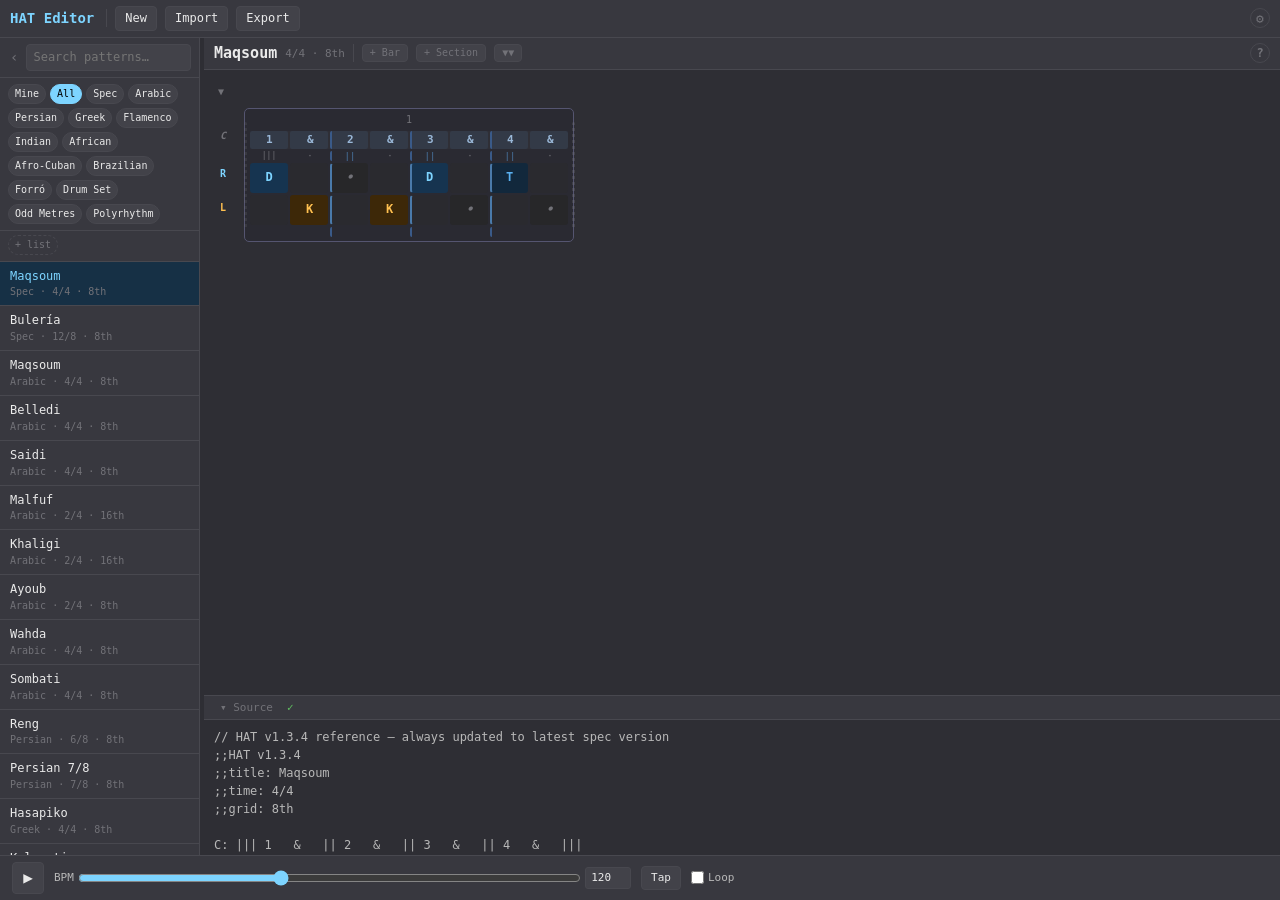
<file: src/editor.html>
<!-- SPDX-License-Identifier: AGPL-3.0-or-later -->
<!DOCTYPE html>
<html lang="en">
<head>
<meta charset="UTF-8">
<title>HAT Editor</title>
<!-- Apply light theme immediately in embed mode to avoid dark-theme flash -->
<script>
(function(){
  if(new URLSearchParams(location.search).get('embed')==='1'){
    const r=document.documentElement.style;
    r.setProperty('--bg','#fbf7ee');  r.setProperty('--bg2','#fbf7ee');
    r.setProperty('--bg3','#fdf9f0'); r.setProperty('--bg4','#f0e8d8');
    r.setProperty('--fg','#3a3027');  r.setProperty('--fg2','#5a4d3e');
    r.setProperty('--fg3','#948774');
    r.setProperty('--accent','#3d7395'); r.setProperty('--border','#ddd2bd');
    r.setProperty('--R','#2c5e7a');   r.setProperty('--Rdim','#7a98ad');  r.setProperty('--Rbg','#e3eaf2');
    r.setProperty('--L','#8e5828');   r.setProperty('--Ldim','#c49a60');  r.setProperty('--Lbg','#f5e8d5');
    r.setProperty('--hit-D','#2c5e7a'); r.setProperty('--hit-T','#3d7395');
    r.setProperty('--hit-K','#8e5828'); r.setProperty('--hit-S','#c63838');
    r.setProperty('--hit-note','#1a9966');
    r.setProperty('--cell-rest-bg','#f0e8d8'); r.setProperty('--cell-D-bg','#e3eaf2');
    r.setProperty('--cell-T-bg','#dce6ef');   r.setProperty('--cell-K-bg','#f5e8d5');
    r.setProperty('--cell-S-bg','#f7e3df');   r.setProperty('--cell-ghost-bg','#f0e8d8');
    r.setProperty('--cell-note-bg','#e6f5e0');
    r.setProperty('--bar-bg','#f5efe3');      r.setProperty('--bar-border','#e6dcc6');
    r.setProperty('--bar-selected-bg','#e3eaf2');
    r.setProperty('--sep-beat','#3d7395');    r.setProperty('--sep-beat-dim','#b8ccd8');
    r.setProperty('--sep-sub','#ddd2bd');     r.setProperty('--sep-sub-dim','#e6dcc6');
    r.setProperty('--count-tok-fg','#2c5e7a');
    r.setProperty('--count-tok-bg','rgba(44,94,122,0.12)');
    r.setProperty('--col-sel-cell','rgba(61,115,149,0.15)');
    r.setProperty('--col-sel-strip','rgba(61,115,149,0.10)');
    r.setProperty('--scrim','rgba(60,40,20,0.55)');
    r.setProperty('--playing','rgba(0,0,0,0.87)');
    r.setProperty('--font-ui','Arial,"Helvetica Neue",Helvetica,sans-serif');
  }
})();
</script>
<link rel="stylesheet" href="css/variables.css">
<link rel="stylesheet" href="css/layout.css">
<link rel="stylesheet" href="css/components.css">
</head>
<body>

<!-- Toolbar -->
<div id="toolbar">
  <h1>HAT Editor</h1>
  <div class="tb-sep"></div>
  <button id="btn-new">New</button>
  <button id="btn-import">Import</button>
  <button id="btn-export">Export</button>
  <span id="status"></span>
  <button id="btn-settings" title="Settings" aria-label="Open settings">⚙</button>
</div>

<!-- Main -->
<div id="main">
  <!-- Sidebar -->
  <div id="sidebar">
    <div id="sidebar-head">
      <button id="sidebar-collapse" title="Collapse sidebar">‹</button>
      <input id="search" type="text" placeholder="Search patterns…">
    </div>
    <div id="cats"></div>
    <div id="list-pills"></div>
    <div id="pattern-list"></div>
  </div>

  <!-- Sidebar resize handle (flex sibling so overflow:hidden can't clip it) -->
  <div id="sidebar-resize"></div>

  <!-- Editor -->
  <div id="editor">
    <div id="edit-toolbar">
      <span id="card-title">Untitled</span>
      <span id="card-meta"></span>
      <div class="tb-sep"></div>
      <button id="btn-add-bar" class="grid-action-btn" title="Add bar to current section">+ Bar</button>
      <button id="btn-add-section" class="grid-action-btn" title="Add section at selected bar (Ctrl/Cmd+Enter)">+ Section</button>
      <button id="btn-collapse-all" class="grid-action-btn" title="Collapse / expand all sections">▼▼</button>
      <div style="flex:1"></div>
      <button id="btn-shortcuts" title="Keyboard shortcuts (?)">?</button>
    </div>

    <div id="grid-scroll">
      <div id="grid-wrap"></div>
    </div>

    <div id="source-wrap">
      <div id="source-head">
        <button id="source-toggle" title="Toggle source panel">▾ Source</button>
        <span id="parse-status"></span>
      </div>
      <textarea id="source" spellcheck="false"></textarea>
    </div>
  </div>
</div>

<!-- Transport -->
<div id="transport">
  <button id="play-btn">▶</button>
  <label>BPM <input type="range" id="bpm" min="40" max="240" value="120"> <input type="number" id="bpm-num" min="40" max="240" value="120"></label>
  <button id="tap-btn">Tap</button>
  <label><input type="checkbox" id="loop-chk"> Loop</label>
</div>

<!-- Toast -->
<div id="toast"></div>

<!-- Settings modal -->
<div id="settings-modal" role="dialog" aria-modal="true" aria-labelledby="settings-title">
  <div class="settings-inner">
    <div class="settings-hdr">
      <h2 id="settings-title">Settings</h2>
      <button id="settings-close" aria-label="Close settings">✕</button>
    </div>
    <div class="settings-tabs" role="tablist">
      <button class="settings-tab active" data-tab="general" role="tab" aria-selected="true" aria-controls="settings-pane-general">General</button>
      <button class="settings-tab" data-tab="audio" role="tab" aria-selected="false" aria-controls="settings-pane-audio">Audio</button>
      <button class="settings-tab" data-tab="layout" role="tab" aria-selected="false" aria-controls="settings-pane-layout">Layout</button>
      <button class="settings-tab" data-tab="display" role="tab" aria-selected="false" aria-controls="settings-pane-display">Display</button>
    </div>
    <div class="settings-body">

      <!-- General -->
      <div class="settings-pane" id="settings-pane-general" role="tabpanel" aria-labelledby="">
        <div class="settings-row">
          <span class="settings-label">Note display</span>
          <div class="settings-radio-group" role="radiogroup" aria-label="Note display mode">
            <label><input type="radio" name="noteDisplay" value="names"> Names</label>
            <label><input type="radio" name="noteDisplay" value="numbers"> Numbers</label>
          </div>
        </div>
        <div class="settings-row">
          <label class="settings-label" for="settings-notes">Notes</label>
          <input id="settings-notes" type="text" class="settings-input" placeholder="e.g. D4 F4 A4 C5" aria-describedby="settings-notes-hint">
          <span id="settings-notes-hint" class="settings-hint">Space-separated note names. Keys 1–9, 0 select notes by index.</span>
        </div>
        <div class="settings-row">
          <label class="settings-label" for="settings-note-numbers">Note numbers</label>
          <input id="settings-note-numbers" type="text" class="settings-input" placeholder="e.g. 1 2 3 4 (optional)">
        </div>
        <div class="settings-row">
          <label class="settings-label" for="settings-doum-note">Doum note</label>
          <input id="settings-doum-note" type="text" class="settings-input" placeholder="e.g. D3" aria-describedby="settings-doum-hint settings-doum-err">
          <span id="settings-doum-hint" class="settings-hint">Optional. If set, Doum (D) hits play this note instead of the default percussion sound.</span>
          <span id="settings-doum-err" class="settings-err" aria-live="polite"></span>
        </div>
      </div>

      <!-- Audio -->
      <div class="settings-pane" id="settings-pane-audio" role="tabpanel" aria-labelledby="" hidden>
        <div class="settings-row">
          <label class="settings-label" for="settings-volume">Master volume</label>
          <div class="settings-slider-row">
            <input type="range" id="settings-volume" min="0" max="1" step="0.01" value="1" aria-valuemin="0" aria-valuemax="100">
            <span id="settings-volume-val" aria-live="polite">100%</span>
          </div>
        </div>
        <div class="settings-row">
          <label class="settings-label" for="settings-ghost-volume">Ghost note volume</label>
          <div class="settings-slider-row">
            <input type="range" id="settings-ghost-volume" min="0" max="1" step="0.01" value="1" aria-valuemin="0" aria-valuemax="100">
            <span id="settings-ghost-volume-val" aria-live="polite">100%</span>
          </div>
        </div>
        <div class="settings-row">
          <label class="settings-label" for="settings-sustain">Note sustain</label>
          <div class="settings-slider-row">
            <input type="range" id="settings-sustain" min="0.2" max="6" step="0.1" value="2" aria-valuemin="0.2" aria-valuemax="6">
            <span id="settings-sustain-val" aria-live="polite">2.0s</span>
          </div>
        </div>
      </div>

      <!-- Layout -->
      <div class="settings-pane" id="settings-pane-layout" role="tabpanel" aria-labelledby="" hidden>
        <div class="settings-row">
          <label class="settings-checkbox-label">
            <input type="checkbox" id="settings-sync-subdiv">
            Synchronise subdivisions across equal-length bars
          </label>
          <span class="settings-hint">When enabled, changing | or || in one bar applies the same separator pattern to all other bars with the same number of columns.</span>
        </div>
        <div class="settings-row">
          <label class="settings-checkbox-label">
            <input type="checkbox" id="settings-fliprl">
            Flip R and L rows in rendered grid
          </label>
          <span class="settings-hint">Display only — HAT source and keyboard shortcuts are unchanged.</span>
        </div>
      </div>

      <!-- Display -->
      <div class="settings-pane" id="settings-pane-display" role="tabpanel" aria-labelledby="" hidden>
        <div class="settings-row">
          <label class="settings-label" for="settings-font">Font (CSS value)</label>
          <input id="settings-font" type="text" class="settings-input" placeholder="var(--font-mono)">
        </div>
        <div class="settings-row">
          <span class="settings-label">Colors</span>
          <div id="settings-color-table"></div>
        </div>
      </div>

    </div>
    <div class="settings-footer">
      <button id="settings-reset">Reset to defaults</button>
      <div class="settings-footer-right">
        <button id="settings-export">Export…</button>
        <button id="settings-import">Import…</button>
        <input type="file" id="settings-import-input" accept=".json" style="display:none">
      </div>
    </div>
  </div>
</div>

<!-- Shortcut panel -->
<div id="shortcut-panel">
  <div id="sc-header"><h2>Keyboard Shortcuts</h2><button id="sc-close">✕</button></div>
  <div id="sc-body">
    <div class="sc-section">
      <div class="sc-heading">Cell Editing</div>
      <div class="sc-row"><kbd>D</kbd><span>Doum</span></div>
      <div class="sc-row"><kbd>T</kbd><span>Tak (right hand)</span></div>
      <div class="sc-row"><kbd>K</kbd><span>Tak (left hand)</span></div>
      <div class="sc-row"><kbd>S</kbd><span>Slap / knock</span></div>
      <div class="sc-row"><kbd>d</kbd><kbd>t</kbd><kbd>k</kbd><kbd>s</kbd><span>Muted variants</span></div>
      <div class="sc-row"><kbd>.</kbd><span>Ghost note</span></div>
      <div class="sc-row"><kbd>-</kbd><span>Rest</span></div>
      <div class="sc-row"><kbd>*</kbd> or <kbd>^</kbd><span>Toggle flam</span></div>
      <div class="sc-row"><kbd>click</kbd><span>Cycle hit type</span></div>
      <div class="sc-row"><kbd>hold key + drag</kbd><span>Paint mode</span></div>
    </div>
    <div class="sc-section">
      <div class="sc-heading">Notes</div>
      <div class="sc-row"><kbd>1</kbd>–<kbd>9</kbd>, <kbd>0</kbd><span>Pick note by index (multi-digit: type e.g. 12 quickly)</span></div>
      <div class="sc-row"><kbd>n</kbd><span>Note picker popup</span></div>
      <div class="sc-row"><kbd>c</kbd> + digits<span>Chord token (e.g. c1, c12)</span></div>
      <div class="sc-row"><kbd>c</kbd><kbd>c</kbd><span>Chord picker popup</span></div>
    </div>
    <div class="sc-section">
      <div class="sc-heading">Count Row</div>
      <div class="sc-row"><kbd>1</kbd>–<kbd>9</kbd>, <kbd>0</kbd><span>Set count token (hover C row)</span></div>
      <div class="sc-row"><kbd>e</kbd><span>Count token "e"</span></div>
      <div class="sc-row"><kbd>a</kbd><span>Count token "&"</span></div>
    </div>
    <div class="sc-section">
      <div class="sc-heading">Structure</div>
      <div class="sc-row"><kbd>i</kbd><span>Insert column before</span></div>
      <div class="sc-row"><kbd>o</kbd><span>Insert column after</span></div>
      <div class="sc-row"><kbd>x</kbd> / <kbd>Del</kbd><span>Delete column</span></div>
      <div class="sc-row"><kbd>I</kbd><span>Toggle sub-group boundary |</span></div>
      <div class="sc-row"><kbd>B</kbd><span>Toggle beat boundary ||</span></div>
    </div>
    <div class="sc-section">
      <div class="sc-heading">Selection &amp; Edit</div>
      <div class="sc-row"><kbd>click bar #</kbd><span>Select bar</span></div>
      <div class="sc-row"><kbd>Ctrl C</kbd><span>Copy selection</span></div>
      <div class="sc-row"><kbd>Ctrl V</kbd><span>Paste</span></div>
      <div class="sc-row"><kbd>Del</kbd> (bar selected)<span>Delete bar(s)</span></div>
      <div class="sc-row"><kbd>Ctrl Z</kbd><span>Undo</span></div>
    </div>
    <div class="sc-section">
      <div class="sc-heading">Sections</div>
      <div class="sc-row"><kbd>Ctrl/Cmd ↵</kbd><span>Add section at cursor / selection</span></div>
    </div>
    <div class="sc-section">
      <div class="sc-heading">Playback</div>
      <div class="sc-row"><kbd>Space</kbd><span>Play / Stop</span></div>
    </div>
    <div class="sc-section">
      <div class="sc-heading">Other</div>
      <div class="sc-row"><kbd>?</kbd><span>Toggle this panel</span></div>
    </div>
  </div>
</div>

<!-- New pattern modal -->
<div id="new-pat-modal">
  <div class="modal">
    <h2>New Pattern</h2>
    <label class="np-label">Title<input id="np-title" type="text" placeholder="My Pattern" maxlength="60"/></label>
    <label class="np-label">Fields<input id="np-fields" type="number" min="1" max="64" value="8"/></label>
    <label class="np-label">BPM<input id="np-bpm" type="number" min="40" max="240" value="120"/></label>
    <div class="modal-btns">
      <button id="np-cancel">Cancel</button>
      <button id="np-ok">Create</button>
    </div>
  </div>
</div>

<!-- Import overlay -->
<div id="overlay">
  <div class="modal">
    <h2>Import HAT</h2>
    <textarea id="import-text" placeholder="Paste HAT tablature here…"></textarea>
    <div id="import-file-err" style="display:none;color:#f06060;font-size:11px;margin-top:6px;"></div>
    <div class="modal-btns">
      <button id="import-file-btn">From file…</button>
      <input type="file" id="import-file-input" accept=".hat.txt,.txt,.hatlist.json,.json" style="display:none">
      <button id="import-cancel">Cancel</button>
      <button id="import-ok">Import</button>
    </div>
  </div>
</div>

<!-- Export modal -->
<div id="export-modal">
  <div class="modal">
    <h2>Export</h2>
    <label class="np-label">How to export
      <select id="export-how">
        <option value="source">HAT source</option>
        <option value="pdf">PDF (DIN A4)</option>
      </select>
    </label>
    <label class="np-label">What to export
      <select id="export-what"></select>
    </label>
    <div class="modal-btns">
      <button id="export-cancel">Cancel</button>
      <button id="export-ok">Download</button>
    </div>
  </div>
</div>

<script src="../rhythms/bundle.js"></script>
<script type="module" src="js/main.js"></script>
</body>
</html>
</file>
<file: src/css/variables.css>
/* SPDX-License-Identifier: AGPL-3.0-or-later */
:root {
  /* ── Surfaces ── */
  --bg:  #2e2e34;   /* main background */
  --bg2: #38383f;   /* panels, toolbars */
  --bg3: #424249;   /* inputs, buttons */
  --bg4: #505059;   /* hover states */

  /* ── Text ── */
  --fg:  #eaeaea;
  --fg2: #b8b8b8;
  --fg3: #727278;

  /* ── Accent / brand ── */
  --accent: #7dd4ff;
  --border: #48484f;

  /* ── Hand colors ── */
  --R: #7dd4ff; --Rdim: #3870a8; --Rbg: #163045;
  --L: #ffc050; --Ldim: #8a6020; --Lbg: #3a2808;

  /* ── Hit colors ── */
  --hit-D: #7dd4ff; --hit-T: #5ab0f0; --hit-K: #ffc050;
  --hit-S: #d878f8; --hit-note: #78e068;

  /* ── Cell backgrounds ── */
  --cell-rest-bg:  #2a2a2f;
  --cell-D-bg:     #163450;
  --cell-T-bg:     #12283c;
  --cell-K-bg:     #3d2808;
  --cell-S-bg:     #301244;
  --cell-ghost-bg: #272729;
  --cell-note-bg:  #132a13;

  /* ── Bar / grid ── */
  --bar-bg:          #2a2a32;
  --bar-border:      #555570;
  --bar-selected-bg: #1a2a40;

  /* ── Separators ── */
  --sep-beat:     #4a7aaa;
  --sep-beat-dim: #3a5a88;
  --sep-sub:      #505068;
  --sep-sub-dim:  #3e3e58;

  /* ── Count row ── */
  --count-tok-fg: #9ab8d8;
  --count-tok-bg: rgba(66,104,152,0.18);

  /* ── Selection ── */
  --col-sel-cell:  rgba(240,160,64,0.27);
  --col-sel-strip: rgba(240,160,64,0.17);

  /* ── Misc ── */
  --scrim:   rgba(0,0,0,0.55);
  --playing: rgba(255,255,255,0.87);

  /* ── Geometry ── */
  --cell-w: 38px; --cell-h: 30px;

  /* ── Typography ── */
  --font-mono: 'Menlo','Monaco','Consolas',monospace;
  --font-ui:   var(--font-mono); /* overridable by host via hat:set-theme vars; defaults to mono */
}
</file>
<file: src/css/layout.css>
/* SPDX-License-Identifier: AGPL-3.0-or-later */
* { box-sizing: border-box; margin: 0; padding: 0; }
body { background: var(--bg); color: var(--fg); font: 13px/1.4 var(--font-ui); height: 100vh; display: flex; flex-direction: column; overflow: hidden; }

/* ── Toolbar ── */
#toolbar { display: flex; align-items: center; gap: 8px; padding: 6px 10px; background: var(--bg2); border-bottom: 1px solid var(--border); flex-shrink: 0; }
#toolbar h1 { font-size: 14px; font-weight: 700; color: var(--accent); margin-right: 4px; }
.tb-sep { width: 1px; height: 18px; background: var(--border); }
#status { margin-left: auto; color: var(--fg3); font-size: 11px; }

/* ── Main layout ── */
#main { display: flex; flex: 1; overflow: hidden; }

/* ── Sidebar ── */
#sidebar { width: 200px; flex-shrink: 0; background: var(--bg2); border-right: 1px solid var(--border); display: flex; flex-direction: column; overflow: hidden; transition: width 0.15s; }
#sidebar.collapsed { width: 28px !important; }
#sidebar.collapsed > :not(#sidebar-head) { display: none; }
#sidebar.collapsed #sidebar-head { padding: 4px 0; justify-content: center; border-bottom: none; }
#sidebar.collapsed #search { display: none; }
/* Resize handle lives as a flex sibling in #main (not inside sidebar) to avoid overflow:hidden clipping */
#sidebar-resize { width: 4px; flex-shrink: 0; cursor: col-resize; background: transparent; transition: background 0.1s; }
#sidebar-resize:hover { background: var(--accent); opacity: 0.35; }
#sidebar-head { padding: 6px 8px; border-bottom: 1px solid var(--border); flex-shrink: 0; display: flex; align-items: center; gap: 6px; }
#sidebar-collapse { flex-shrink: 0; background: none; border: none; color: var(--fg3); cursor: pointer; font-size: 14px; padding: 0 2px; line-height: 1; }
#sidebar-collapse:hover { color: var(--fg2); }
#search { flex: 1; min-width: 0; background: var(--bg3); border: 1px solid var(--border); color: var(--fg); padding: 4px 6px; border-radius: 4px; font: inherit; font-size: 12px; }
#cats { display: flex; flex-wrap: wrap; gap: 4px; padding: 6px 8px; border-bottom: 1px solid var(--border); flex-shrink: 0; }
#pattern-list { flex: 1; overflow-y: auto; }

/* ── Editor area ── */
#editor { flex: 1; display: flex; flex-direction: column; overflow: hidden; }
#edit-toolbar { display: flex; gap: 8px; padding: 5px 10px; background: var(--bg2); border-bottom: 1px solid var(--border); flex-shrink: 0; align-items: center; }
#card-title { font-size: 15px; font-weight: 700; white-space: nowrap; overflow: hidden; text-overflow: ellipsis; max-width: 300px; }
#card-meta { color: var(--fg3); font-size: 11px; white-space: nowrap; }

/* ── Grid scroll ── */
#grid-scroll { flex: 1; overflow: auto; padding: 12px; }
#grid-wrap { display: flex; flex-direction: column; gap: 16px; }
/* Grid rows: .hat-grid is a column-of-rows container; .hat-grid-row is one wrapped line */

/* ── Source panel ── */
#source-wrap { border-top: 1px solid var(--border); flex-shrink: 0; display: flex; flex-direction: column; height: 160px; }
#source-head { padding: 4px 10px; background: var(--bg2); border-bottom: 1px solid var(--border); font-size: 11px; color: var(--fg3); display: flex; gap: 8px; align-items: center; }
#source { flex: 1; background: var(--bg); color: var(--fg2); border: none; outline: none; resize: none; padding: 8px 10px; font: 12px/1.5 'Menlo','Monaco','Consolas',monospace; }

/* ── Transport ── */
#transport { display: flex; align-items: center; gap: 10px; padding: 6px 12px; background: var(--bg2); border-top: 1px solid var(--border); flex-shrink: 0; }
#play-btn { font-size: 16px; width: 32px; height: 32px; padding: 0; }
label { font-size: 11px; color: var(--fg2); }
input[type=range] { flex: 1; min-width: 60px; accent-color: var(--accent); }
#bpm-num { width: 46px; background: var(--bg3); border: 1px solid var(--border); color: var(--fg); border-radius: 3px; padding: 2px 4px; font: inherit; font-size: 11px; text-align: right; }
#transport label { display: flex; align-items: center; gap: 4px; flex: 1; }
#tap-btn { font-size: 11px; }
</file>
<file: src/css/components.css>
/* SPDX-License-Identifier: AGPL-3.0-or-later */

/* ── Buttons ── */
button { background: var(--bg3); color: var(--fg); border: 1px solid var(--border); border-radius: 4px; padding: 3px 9px; cursor: pointer; font: inherit; font-size: 12px; }
button:hover { background: var(--bg4); }
button.active { background: var(--accent); color: #000; border-color: var(--accent); }

/* ── Key hints ── */
.key-hint { font-size: 11px; color: var(--fg2); }
.key-hint kbd { background: var(--bg3); border: 1px solid var(--border); border-radius: 3px; padding: 1px 4px; font: inherit; }

/* ── HAT grid ── */
.hat-section { }
/* ── Section header ── */
.section-header { display: flex; align-items: center; gap: 4px; margin-bottom: 6px; min-height: 20px; }
.sec-collapse-btn { background: none; border: none; color: var(--fg3); cursor: pointer; font-size: 10px; padding: 0 2px; line-height: 1; flex-shrink: 0; }
.sec-collapse-btn:hover { color: var(--fg2); }
.section-label { font-size: 11px; color: var(--fg3); text-transform: uppercase; letter-spacing: 0.06em; cursor: pointer; overflow: hidden; text-overflow: ellipsis; white-space: nowrap; min-width: 4px; }
.section-label.label-empty { opacity: 0.35; font-style: italic; text-transform: none; }
.section-label:hover { color: var(--fg2); }
.sec-bar-count { font-size: 10px; color: var(--fg3); opacity: 0.6; flex-shrink: 0; }
.sec-del-btn { background: none; border: 1px solid transparent; border-radius: 3px; color: var(--fg3); cursor: pointer; font-size: 13px; line-height: 1; padding: 0 3px; flex-shrink: 0; opacity: 0; transition: opacity 0.1s; }
.section-header:hover .sec-del-btn { opacity: 1; }
.sec-del-btn:hover { color: #f06060; border-color: #f06060; background: rgba(240,96,96,0.1); }
.sec-drag-handle { color: var(--fg3); cursor: grab; font-size: 13px; padding: 0 2px; flex-shrink: 0; opacity: 0; line-height: 1; transition: opacity 0.1s; }
.section-header:hover .sec-drag-handle { opacity: 0.5; }
.sec-drag-handle:hover { opacity: 1 !important; color: var(--accent); cursor: grab; }

/* Grid-area action buttons (+ Bar, + Section) in edit-toolbar */
.grid-action-btn { font-size: 10px; padding: 1px 7px; color: var(--fg3); border-color: var(--border); }
.grid-action-btn:hover { color: var(--fg2); background: var(--bg4); }

/* ── Bar reorder handle (left side, absolute) ── */
.bar-order-handle {
  position: absolute; left: -5px; top: 10%; bottom: 10%; width: 10px;
  cursor: grab; z-index: 3; display: flex; align-items: center; justify-content: center;
}
.bar-order-handle::after {
  content: ''; display: block; width: 3px; height: 100%; border-radius: 2px;
  background: repeating-linear-gradient(to bottom, var(--fg3) 0px, var(--fg3) 3px, transparent 3px, transparent 6px);
  opacity: 0.2; transition: opacity 0.12s;
}
.bar-order-handle:hover::after { opacity: 0.85;
  background: repeating-linear-gradient(to bottom, var(--accent) 0px, var(--accent) 3px, transparent 3px, transparent 6px);
}

/* ── Drag states ── */
.bar-block.bar-dragging { opacity: 0.35; }
.bar-block.bar-drop-before { box-shadow: -3px 0 0 var(--accent); }
.bar-block.bar-drop-after  { box-shadow:  3px 0 0 var(--accent); }
.hat-section.sec-dragging   { opacity: 0.35; }
.hat-section.sec-drop-before { box-shadow: 0 -2px 0 var(--accent); }
.hat-section.sec-drop-after  { box-shadow: 0  2px 0 var(--accent); }
/* .hat-grid is a column of rows; each .hat-grid-row is one visual line of bars */
.hat-grid { display: flex; flex-direction: column; gap: 8px; }
.hat-grid-row { display: flex; gap: 14px; align-items: flex-start; }
/* bar = a visible box — the primary structural unit */
.bar-block { display: flex; flex-direction: column; gap: 2px; background: var(--bar-bg); border: 1px solid var(--bar-border); border-radius: 5px; padding: 4px 5px; position: relative; }
.bar-num { font-size: 10px; color: var(--fg3); text-align: center; padding-bottom: 2px; }

/* bar-rows: flat flex-column containing all rows for one bar */
.bar-rows { display: flex; flex-direction: column; gap: 2px; }

/* Hand rows — flat flex rows, no gap (margin handles spacing) */
.row-R, .row-L { display: flex; }
.row-label { width: 14px; font-size: 10px; font-weight: 700; display: flex; align-items: center; justify-content: center; flex-shrink: 0; }
.row-label.R { color: var(--R); }
.row-label.L { color: var(--L); }

/* Cells */
.hat-cell {
  width: var(--cell-w); height: var(--cell-h);
  display: flex; align-items: center; justify-content: center;
  border-radius: 3px; font-size: 12px; font-weight: 700;
  cursor: pointer; user-select: none; transition: background 0.08s;
  border: 1px solid transparent;
}
.hat-cell:hover { border-color: var(--accent) !important; }
.hat-cell.hovered { border-color: var(--accent) !important; outline: 1px solid var(--accent); }
.hat-cell.playing { outline: 2px solid var(--playing); outline-offset: 1px; }

/* Reserve separator space on ALL non-first cells in a bar — prevents dimension shift on toggle.
   2px margin + 2px border = 4px total reserved; toggling only changes border color/style. */
.bar-rows .count-row > *:not(:first-child),
.bar-rows .subdiv-row > *:not(:first-child),
.bar-rows .row-R > *:not(:first-child),
.bar-rows .row-L > *:not(:first-child),
.bar-rows .colsel-row > *:not(:first-child) {
  margin-left: 2px; border-left: 2px solid transparent;
}
/* Beat boundary (||) — solid */
.bar-rows .hat-cell.beat-start     { border-left: 2px solid var(--sep-beat) !important; }
.bar-rows .subdiv-btn.beat-start   { border-left: 2px solid var(--sep-beat-dim); }
.bar-rows .count-cell.beat-start   { border-left: 2px solid var(--sep-beat-dim); }
.bar-rows .colsel-cell.beat-start  { border-left: 2px solid var(--sep-beat-dim); }
/* Sub-group boundary (|) — dashed, same width (stable layout) */
.bar-rows .hat-cell.sub-start      { border-left: 2px dashed var(--sep-sub) !important; }
.bar-rows .subdiv-btn.sub-start    { border-left: 2px dashed var(--sep-sub-dim); }
.bar-rows .count-cell.sub-start    { border-left: 2px dashed var(--sep-sub-dim); }
.bar-rows .colsel-cell.sub-start   { border-left: 2px dashed var(--sep-sub-dim); }

/* Cell type colors — vivid */
.k-rest  { background: var(--cell-rest-bg); color: var(--fg3); }
.k-D     { background: var(--cell-D-bg);    color: var(--hit-D); }
.k-T     { background: var(--cell-T-bg);    color: var(--hit-T); }
.k-K     { background: var(--cell-K-bg);    color: var(--hit-K); }
.k-S     { background: var(--cell-S-bg);    color: var(--hit-S); }
.k-ghost { background: var(--cell-ghost-bg); color: var(--fg3); font-style: italic; }
.k-note  { background: var(--cell-note-bg); color: var(--hit-note); }
.k-chord { position: relative; }
.k-chord::before {
  content: '';
  position: absolute; inset: 0; pointer-events: none;
  background: linear-gradient(
    to bottom right,
    transparent calc(50% - 0.5px),
    currentColor calc(50% - 0.5px),
    currentColor calc(50% + 0.5px),
    transparent calc(50% + 0.5px)
  );
  opacity: 0.25;
}
.ch-tl { position: absolute; top: 1px; left: 2px; font-size: 11px; line-height: 1; }
.ch-br { position: absolute; bottom: 1px; right: 2px; font-size: 11px; line-height: 1; }
/* Muted — same bg, dimmed fg */
.k-d { background: var(--cell-D-bg); color: #3d7aa0; }
.k-t { background: var(--cell-T-bg); color: #2d6890; }
.k-k { background: var(--cell-K-bg); color: #887030; }
.k-s { background: var(--cell-S-bg); color: #703890; }
/* Hand tinting overrides (L-hand Doum = amber tone) */
.hand-L.k-D { background: var(--cell-K-bg); color: var(--hit-K); }

/* Bar & column selection */
.bar-block.bar-selected { border-color: var(--accent) !important; background: var(--bar-selected-bg); }
.bar-num.bar-selected { color: var(--accent); }
.hat-cell.col-selected { outline: 1px solid var(--col-sel-cell); }

/* Count row (C: line display) */
.count-row { display: flex; background: rgba(128,128,128,0.05); border-radius: 2px; }
.count-cell {
  width: var(--cell-w); height: 18px; display: flex;
  align-items: center; justify-content: center; font-size: 11px;
  color: var(--fg3); user-select: none; letter-spacing: -0.5px; border-radius: 2px;
}
.count-cell { cursor: pointer; }
.count-cell.has-tok { color: var(--count-tok-fg); font-weight: 700; background: var(--count-tok-bg); }
/* C: label in row-label column */
.row-label.C { color: var(--fg3); height: 18px; font-style: italic; }

/* Subdivision toggle dots/pipes — one per cell within a beat-group */
.subdiv-row { display: flex; }
.subdiv-btn {
  width: var(--cell-w); height: 10px; cursor: pointer; display: flex;
  align-items: center; justify-content: center; font-size: 9px;
  color: var(--fg3); user-select: none; border-radius: 2px;
}
.subdiv-btn::after { content: '·'; }
.subdiv-btn.on::after { content: '|'; color: var(--fg2); }
.subdiv-btn.beat-start::after { content: '||'; color: var(--sep-beat); }
/* bar-start = first cell in a bar */
.subdiv-btn.bar-start::after { content: '|||'; color: var(--fg3); font-size: 8px; cursor: default; }
.subdiv-btn:not(.bar-start):hover { background: var(--bg4); color: var(--accent); }

/* Column selector strip */
.colsel-row { display: flex; }
.colsel-cell {
  width: var(--cell-w); height: 10px; cursor: pointer; border-radius: 2px;
  background: transparent;
}
.colsel-cell:hover { background: var(--bg4); }
.colsel-cell.col-selected { background: var(--col-sel-strip); }

/* Bar drag handle (replaces +/- buttons) */
.bar-drag-handle {
  position: absolute; right: -5px; top: 10%; bottom: 10%; width: 10px;
  cursor: col-resize; z-index: 3;
  display: flex; align-items: center; justify-content: center;
}
.bar-drag-handle::after {
  content: '';
  display: block; width: 3px; height: 100%; border-radius: 2px;
  background: repeating-linear-gradient(
    to bottom,
    var(--fg3) 0px, var(--fg3) 3px,
    transparent 3px, transparent 6px
  );
  opacity: 0.3; transition: opacity 0.12s, background 0.12s;
}
.bar-drag-handle:hover::after { opacity: 0.85; background: var(--accent);
  background: repeating-linear-gradient(
    to bottom,
    var(--accent) 0px, var(--accent) 3px,
    transparent 3px, transparent 6px
  );
}

/* Note picker popup */
.note-popup {
  position: fixed; z-index: 3000; background: var(--bg2);
  border: 1px solid var(--border); border-radius: 7px;
  padding: 10px; min-width: 200px; box-shadow: 0 8px 32px var(--scrim);
  display: flex; flex-direction: column; gap: 6px;
}
.note-popup-lbl { font-size: 10px; color: var(--fg3); }
.note-popup-grid { display: flex; flex-wrap: wrap; gap: 4px; }
.note-popup-btn {
  font-size: 11px; padding: 3px 8px; border-radius: 4px;
  background: var(--bg3); border: 1px solid var(--border);
  color: var(--hit-note); cursor: pointer; display: flex; align-items: center; gap: 3px;
}
.note-popup-btn:hover { border-color: var(--hit-note); }
.npop-key { font-size: 9px; color: var(--fg3); background: var(--bg4); border-radius: 2px; padding: 0 3px; }
.note-popup-inp {
  width: 100%; padding: 4px 6px; font-size: 12px;
  background: var(--bg3); border: 1px solid var(--border); border-radius: 4px;
  color: var(--fg); outline: none; font: inherit;
}
.note-popup-inp:focus { border-color: var(--accent); }

/* Notes modal */
#notes-overlay { display: none; position: fixed; inset: 0; background: var(--scrim); z-index: 100; align-items: center; justify-content: center; }
#notes-overlay.show { display: flex; }
.notes-row { display: flex; gap: 8px; align-items: center; margin-bottom: 8px; font-size: 12px; }
.notes-row label { color: var(--fg2); width: 110px; flex-shrink: 0; }
.notes-row input { flex: 1; background: var(--bg3); border: 1px solid var(--border); color: var(--fg); padding: 4px 6px; border-radius: 4px; font: inherit; }
.notes-hint { font-size: 10px; color: var(--fg3); margin-bottom: 8px; }

/* Inline count-cell editor */
#count-inp {
  position: fixed; z-index: 500; text-align: center; outline: none;
  background: var(--bg3); color: var(--count-tok-fg);
  border: 1px solid var(--accent); border-radius: 2px; padding: 0;
  font: 11px/1 var(--font-mono);
}

/* scrollbar */
::-webkit-scrollbar { width: 6px; height: 6px; }
::-webkit-scrollbar-track { background: var(--bg); }
::-webkit-scrollbar-thumb { background: var(--bg4); border-radius: 3px; }

/* ── Modal / overlay ── */
#overlay { display: none; position: fixed; inset: 0; background: var(--scrim); z-index: 100; align-items: center; justify-content: center; }
#overlay.show { display: flex; }
.modal { background: var(--bg2); border: 1px solid var(--border); border-radius: 8px; padding: 20px; min-width: 300px; }
.modal h2 { margin-bottom: 12px; font-size: 14px; }
.modal textarea { width: 100%; height: 120px; background: var(--bg3); color: var(--fg); border: 1px solid var(--border); padding: 8px; font: inherit; border-radius: 4px; }
.modal-btns { display: flex; gap: 8px; margin-top: 10px; justify-content: flex-end; }

/* ── Category pills — rounded ── */
.cat-pill { font-size: 10px; padding: 2px 6px; border-radius: 10px; background: var(--bg3); border: 1px solid var(--border); cursor: pointer; }
.cat-pill.active { background: var(--accent); color: #000; border-color: var(--accent); }

/* ── Sidebar pattern cards ── */
.pat-item { padding: 6px 10px; cursor: pointer; border-bottom: 1px solid var(--border); font-size: 12px; position: relative; }
.pat-item:hover { background: var(--bg3); }
.pat-item.active { background: var(--Rbg); color: var(--R); }
.pat-item .pat-name { font-size: 12px; }
.pat-item .pat-meta { color: var(--fg3); font-size: 10px; margin-top: 1px; }
.pat-badge { font-size: 9px; background: var(--bg4); border: 1px solid var(--border); border-radius: 8px; padding: 0 5px; color: var(--fg2); margin-left: 4px; vertical-align: middle; }
.pat-badge.edited { color: #ffc050; border-color: #8a6020; }
.pat-badge.custom { color: var(--accent); border-color: var(--accent); }
.pat-del-btn { position: absolute; right: 6px; top: 50%; transform: translateY(-50%); background: none; border: 1px solid transparent; border-radius: 3px; color: var(--fg3); font-size: 11px; padding: 1px 5px; cursor: pointer; line-height: 1; }
.pat-del-btn:hover { border-color: #f06060; color: #f06060; background: rgba(240,96,96,0.1); }

/* ── Source panel collapse ── */
#source-wrap.collapsed { height: 28px !important; overflow: hidden; }
#source-wrap.collapsed #source { display: none; }
#source-toggle { background: none; border: none; color: var(--fg3); cursor: pointer; font: inherit; font-size: 11px; padding: 0 6px; }
#source-toggle:hover { color: var(--fg2); }

/* ── Toast ── */
#toast {
  position: fixed; bottom: 52px; left: 50%; transform: translateX(-50%) translateY(8px);
  background: var(--bg2); border: 1px solid var(--border); border-radius: 16px;
  color: var(--fg2); padding: 6px 16px; font-size: 12px;
  opacity: 0; transition: opacity 0.18s, transform 0.18s; pointer-events: none;
  white-space: nowrap; z-index: 9999; box-shadow: 0 4px 16px rgba(0,0,0,0.4);
}
#toast.visible { opacity: 1; transform: translateX(-50%) translateY(0); }

/* ── Shortcuts toggle button in toolbar ── */
#btn-shortcuts {
  background: none; border: 1px solid var(--border); border-radius: 50%;
  width: 20px; height: 20px; padding: 0; line-height: 1;
  font-size: 12px; font-weight: 700; color: var(--fg3); cursor: pointer;
  display: flex; align-items: center; justify-content: center; flex-shrink: 0;
}
#btn-shortcuts:hover { border-color: var(--accent); color: var(--accent); }
#btn-shortcuts.active { background: var(--accent); color: #000; border-color: var(--accent); }

/* ── Shortcut panel ── */
#shortcut-panel {
  position: fixed; right: 12px; top: 44px; bottom: 12px;
  width: 300px; max-width: calc(100vw - 24px);
  background: var(--bg2); border: 1px solid var(--border); border-radius: 8px;
  box-shadow: 0 8px 32px rgba(0,0,0,0.5); z-index: 5000;
  display: none; flex-direction: column; overflow: hidden;
}
#shortcut-panel.open { display: flex; }
#sc-header { display: flex; align-items: center; justify-content: space-between; padding: 10px 14px 8px; border-bottom: 1px solid var(--border); flex-shrink: 0; }
#sc-header h2 { font-size: 13px; font-weight: 700; color: var(--accent); margin: 0; }
#sc-close { background: none; border: 1px solid var(--border); border-radius: 3px; color: var(--fg3); cursor: pointer; font: inherit; font-size: 11px; padding: 1px 7px; }
#sc-close:hover { color: var(--fg2); border-color: var(--fg2); }
#sc-body { flex: 1; overflow-y: auto; padding: 10px 14px 14px; }
.sc-section { margin-bottom: 12px; }
.sc-heading { font-size: 9px; text-transform: uppercase; letter-spacing: 0.08em; color: var(--accent); margin-bottom: 5px; font-weight: 700; }
.sc-row { font-size: 11px; color: var(--fg2); line-height: 1.8; display: flex; align-items: baseline; gap: 6px; }
.sc-row kbd { background: var(--bg3); border: 1px solid var(--border); border-radius: 3px; padding: 0 4px; font: 10px var(--font-mono); color: var(--fg); white-space: nowrap; }
.sc-row span { flex: 1; color: var(--fg3); }

/* ── New pattern modal / Export modal ── */
#new-pat-modal, #export-modal { display: none; position: fixed; inset: 0; background: var(--scrim); z-index: 8000; align-items: center; justify-content: center; }
#new-pat-modal.show, #export-modal.show { display: flex; }
#new-pat-modal .modal { min-width: 280px; }
#new-pat-modal .np-label { display: flex; flex-direction: column; gap: 3px; font-size: 11px; color: var(--fg2); margin-bottom: 8px; }
#new-pat-modal .np-label input, #new-pat-modal .np-label select { background: var(--bg3); border: 1px solid var(--border); color: var(--fg); padding: 4px 7px; border-radius: 4px; font: inherit; font-size: 12px; }

/* ── Settings button in toolbar ── */
#btn-settings {
  background: none; border: 1px solid var(--border); border-radius: 50%;
  width: 20px; height: 20px; padding: 0; line-height: 1;
  font-size: 13px; color: var(--fg3); cursor: pointer;
  display: flex; align-items: center; justify-content: center; flex-shrink: 0;
}
#btn-settings:hover { border-color: var(--accent); color: var(--accent); }

/* ── Settings modal ── */
#settings-modal {
  display: none; position: fixed; inset: 0;
  background: var(--scrim); z-index: 8000;
  align-items: center; justify-content: center;
}
#settings-modal.show { display: flex; }
.settings-inner {
  background: var(--bg2); border: 1px solid var(--border); border-radius: 8px;
  width: 460px; max-width: calc(100vw - 24px); max-height: calc(100vh - 48px);
  display: flex; flex-direction: column; overflow: hidden;
}
.settings-hdr {
  display: flex; align-items: center; justify-content: space-between;
  padding: 10px 14px 8px; border-bottom: 1px solid var(--border); flex-shrink: 0;
}
.settings-hdr h2 { font-size: 13px; font-weight: 700; color: var(--accent); margin: 0; }
#settings-close {
  background: none; border: 1px solid var(--border); border-radius: 3px;
  color: var(--fg3); cursor: pointer; font: inherit; font-size: 11px; padding: 1px 7px;
}
#settings-close:hover { color: var(--fg2); border-color: var(--fg2); }
.settings-tabs {
  display: flex; gap: 0; border-bottom: 1px solid var(--border); flex-shrink: 0;
  padding: 0 10px;
}
.settings-tab {
  background: none; border: none; border-bottom: 2px solid transparent;
  color: var(--fg3); cursor: pointer; font: inherit; font-size: 12px;
  padding: 7px 10px; border-radius: 0;
}
.settings-tab:hover { color: var(--fg2); background: var(--bg3); }
/* Override global button.active rule (which sets bg: accent, color: #000) */
.settings-tab.active { color: var(--accent) !important; border-bottom-color: var(--accent); background: none !important; }
.settings-tab.active:hover { background: var(--bg3) !important; }
.settings-body {
  flex: 1; overflow-y: auto; padding: 14px 16px 10px;
}
.settings-pane { display: flex; flex-direction: column; gap: 14px; }
/* Override `display:flex` so [hidden] attribute works on panes */
.settings-pane[hidden] { display: none; }
.settings-row { display: flex; flex-direction: column; gap: 5px; }
.settings-label { font-size: 11px; color: var(--fg2); font-weight: 600; }
.settings-hint { font-size: 10px; color: var(--fg3); line-height: 1.4; }
.settings-err { font-size: 11px; color: #f06060; }
.settings-input {
  background: var(--bg3); border: 1px solid var(--border); color: var(--fg);
  padding: 4px 7px; border-radius: 4px; font: inherit; font-size: 12px; outline: none;
}
.settings-input:focus { border-color: var(--accent); }
.settings-radio-group { display: flex; gap: 14px; font-size: 12px; color: var(--fg2); }
.settings-radio-group label { display: flex; align-items: center; gap: 5px; cursor: pointer; }
.settings-checkbox-label { display: flex; align-items: flex-start; gap: 7px; font-size: 12px; color: var(--fg2); cursor: pointer; }
.settings-slider-row { display: flex; align-items: center; gap: 10px; }
.settings-slider-row input[type="range"] { flex: 1; accent-color: var(--accent); }
#settings-volume-val, #settings-ghost-volume-val { font-size: 11px; color: var(--fg2); min-width: 36px; text-align: right; }
/* Color table */
#settings-color-table { display: flex; flex-direction: column; gap: 2px; margin-top: 4px; }
.settings-color-group {
  font-size: 9px; text-transform: uppercase; letter-spacing: 0.08em;
  color: var(--accent); font-weight: 700; margin-top: 10px; margin-bottom: 3px;
}
.settings-color-group:first-child { margin-top: 0; }
.settings-color-row { display: flex; align-items: center; gap: 8px; padding: 2px 0; }
.settings-color-key { font-size: 11px; color: var(--fg3); font-family: var(--font-mono); flex: 1; }
/* Custom color picker widget */
.cp-wrap { display: flex; align-items: center; gap: 5px; }
.cp-swatch {
  width: 18px; height: 18px; border-radius: 3px; border: 1px solid var(--border);
  cursor: pointer; flex-shrink: 0; padding: 0; background: #888;
}
.cp-swatch:hover { border-color: var(--accent); }
.cp-inp {
  width: 108px; font-size: 11px; font-family: var(--font-mono);
  background: var(--bg3); border: 1px solid var(--border); color: var(--fg);
  padding: 2px 5px; border-radius: 3px; outline: none; height: 20px;
}
.cp-inp:focus { border-color: var(--accent); }
/* Picker dropdown — positioned fixed by JS */
.cp-drop {
  position: fixed; z-index: 9999; background: var(--bg2);
  border: 1px solid var(--border); border-radius: 6px;
  padding: 7px; box-shadow: 0 4px 20px rgba(0,0,0,0.55);
  visibility: hidden; /* revealed after positioning */
}
.cp-drop.placed { visibility: visible; }
.cp-grid { display: grid; grid-template-columns: repeat(5, 20px); gap: 3px; }
.cp-dot {
  width: 20px; height: 20px; border-radius: 3px;
  border: 1px solid rgba(255,255,255,0.08); cursor: pointer; padding: 0;
  transition: transform 0.08s, border-color 0.08s;
}
.cp-dot:hover { transform: scale(1.15); border-color: var(--fg2); }
.settings-footer {
  padding: 8px 14px; border-top: 1px solid var(--border); flex-shrink: 0;
  display: flex; justify-content: space-between; align-items: center;
}
.settings-footer-right { display: flex; gap: 6px; }
#settings-reset { font-size: 11px; color: var(--fg3); }
#settings-reset:hover { color: var(--fg2); }
#settings-export, #settings-import { font-size: 11px; color: var(--fg3); }
#settings-export:hover, #settings-import:hover { color: var(--fg2); }

/* ── Lists ── */
#list-pills { display: flex; flex-wrap: wrap; gap: 4px; padding: 4px 8px 6px; border-bottom: 1px solid var(--border); flex-shrink: 0; align-items: center; }
.list-pill { position: relative; padding-right: 16px !important; max-width: 120px; overflow: hidden; text-overflow: ellipsis; white-space: nowrap; }
.list-del-x { position: absolute; right: 3px; top: 50%; transform: translateY(-50%); font-size: 9px; color: var(--fg3); cursor: pointer; line-height: 1; padding: 0 1px; }
.list-del-x:hover { color: #f06060; }
.list-new-btn { font-size: 10px; padding: 2px 6px; border-radius: 10px; background: none; border: 1px dashed var(--border); color: var(--fg3); cursor: pointer; white-space: nowrap; }
.list-new-btn:hover { border-color: var(--accent); color: var(--accent); }
.list-rename-inp { background: var(--bg3); color: var(--fg); border: 1px solid var(--accent); border-radius: 3px; font: inherit; font-size: 10px; padding: 0 4px; width: 80px; outline: none; }
/* Pat-item add-to-list button */
.pat-list-btn { position: absolute; right: 6px; top: 50%; transform: translateY(-50%); background: none; border: 1px solid transparent; border-radius: 3px; color: var(--fg3); font-size: 11px; padding: 1px 5px; cursor: pointer; line-height: 1; opacity: 0; transition: opacity 0.1s; }
.pat-list-btn.shift { right: 30px; }
.pat-item:hover .pat-list-btn { opacity: 1; }
.pat-list-btn:hover { border-color: var(--accent); color: var(--accent); background: rgba(125,212,255,0.1); }
/* List-view drag handle */
.drag-handle { color: var(--fg3); padding: 0 6px 0 0; cursor: grab; font-size: 11px; user-select: none; flex-shrink: 0; opacity: 0.5; line-height: 1; position: absolute; left: 4px; top: 50%; transform: translateY(-50%); }
.pat-item.list-item { padding-left: 22px; }
.pat-item.list-item:active .drag-handle { cursor: grabbing; }
/* List-view selection */
.pat-item.list-selected { background: var(--col-sel-strip) !important; }
/* Drag-over drop indicators (box-shadow avoids layout shift) */
.pat-item.drag-over-above { box-shadow: 0 -2px 0 var(--accent); }
.pat-item.drag-over-below { box-shadow: 0 2px 0 var(--accent); }
.pat-item.dragging { opacity: 0.35; }
/* Add-to-list dropdown */
.list-dropdown { position: fixed; z-index: 9000; background: var(--bg2); border: 1px solid var(--border); border-radius: 6px; box-shadow: 0 4px 16px rgba(0,0,0,0.4); min-width: 150px; overflow: hidden; }
.list-dd-item { padding: 7px 12px; font-size: 12px; cursor: pointer; color: var(--fg); }
.list-dd-item:hover { background: var(--bg3); }
.list-dd-new { color: var(--accent); }
.list-dd-sep { height: 1px; background: var(--border); }
</file>
